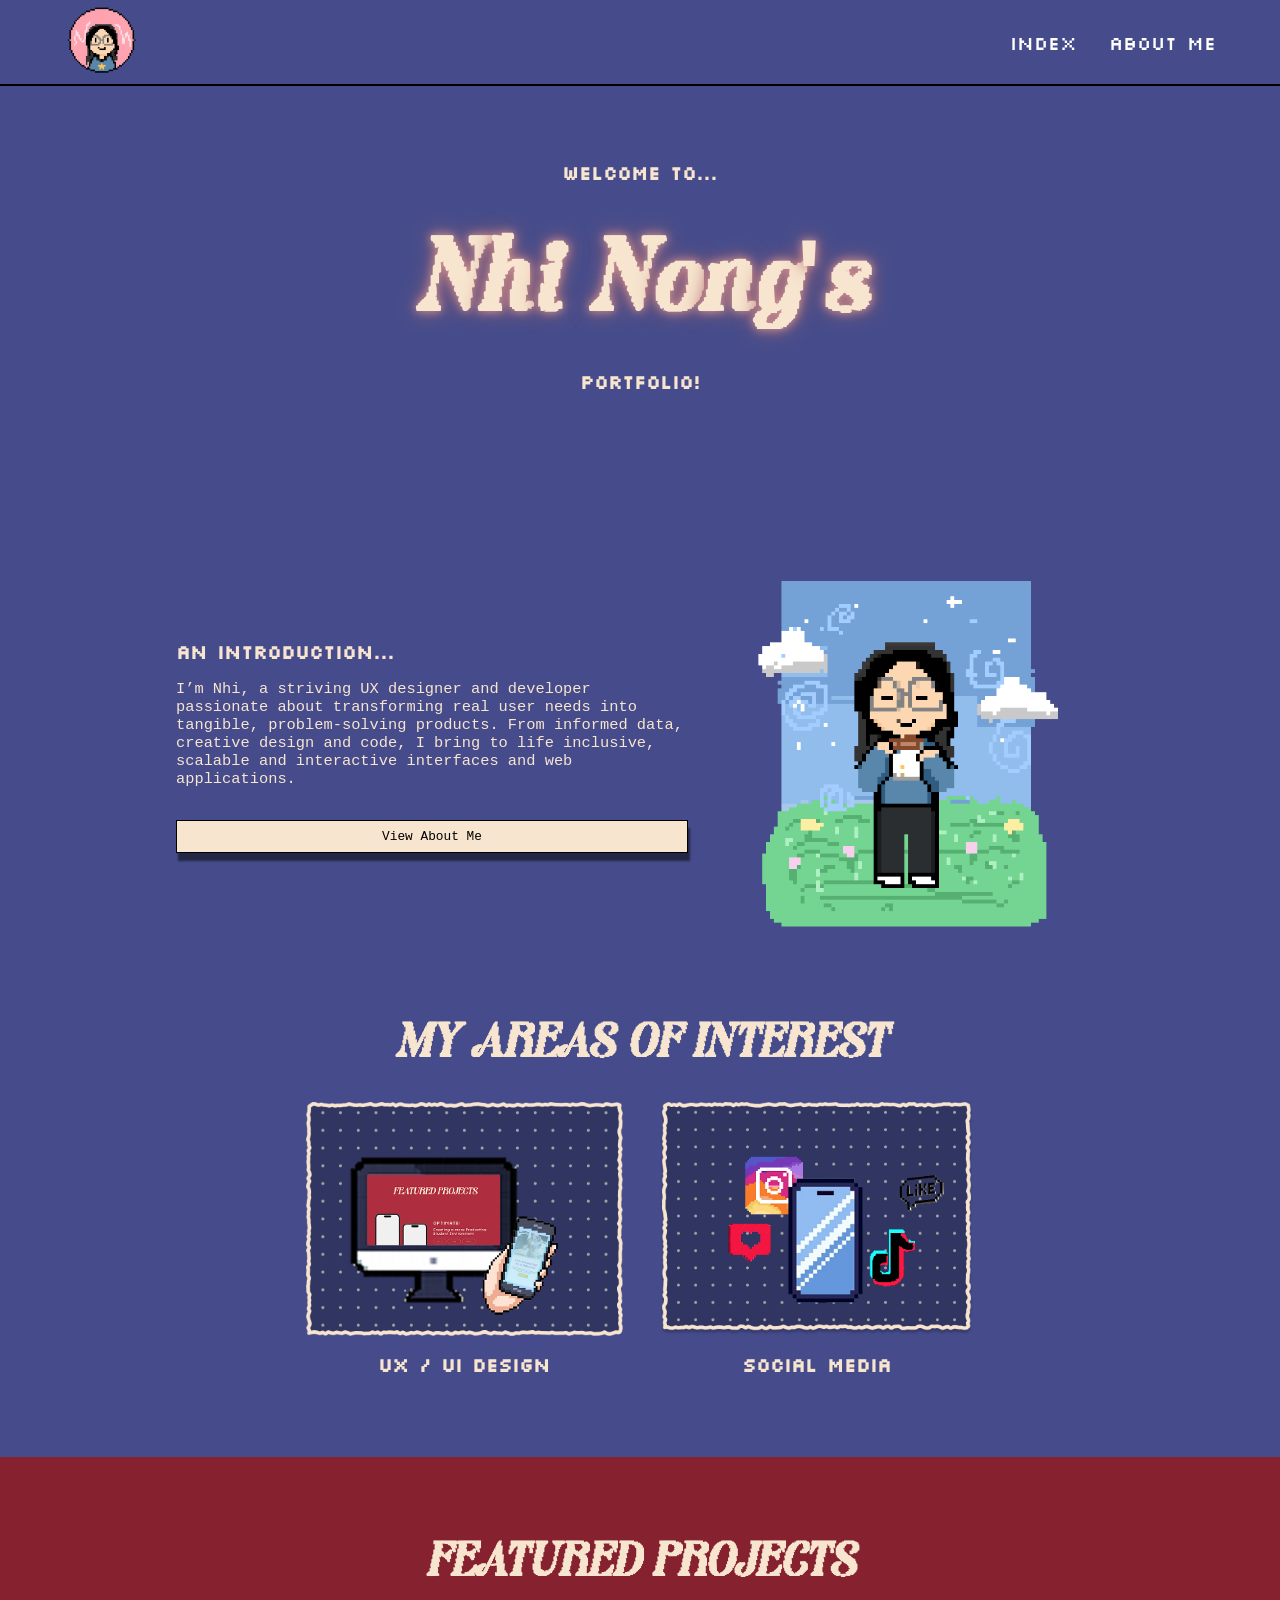
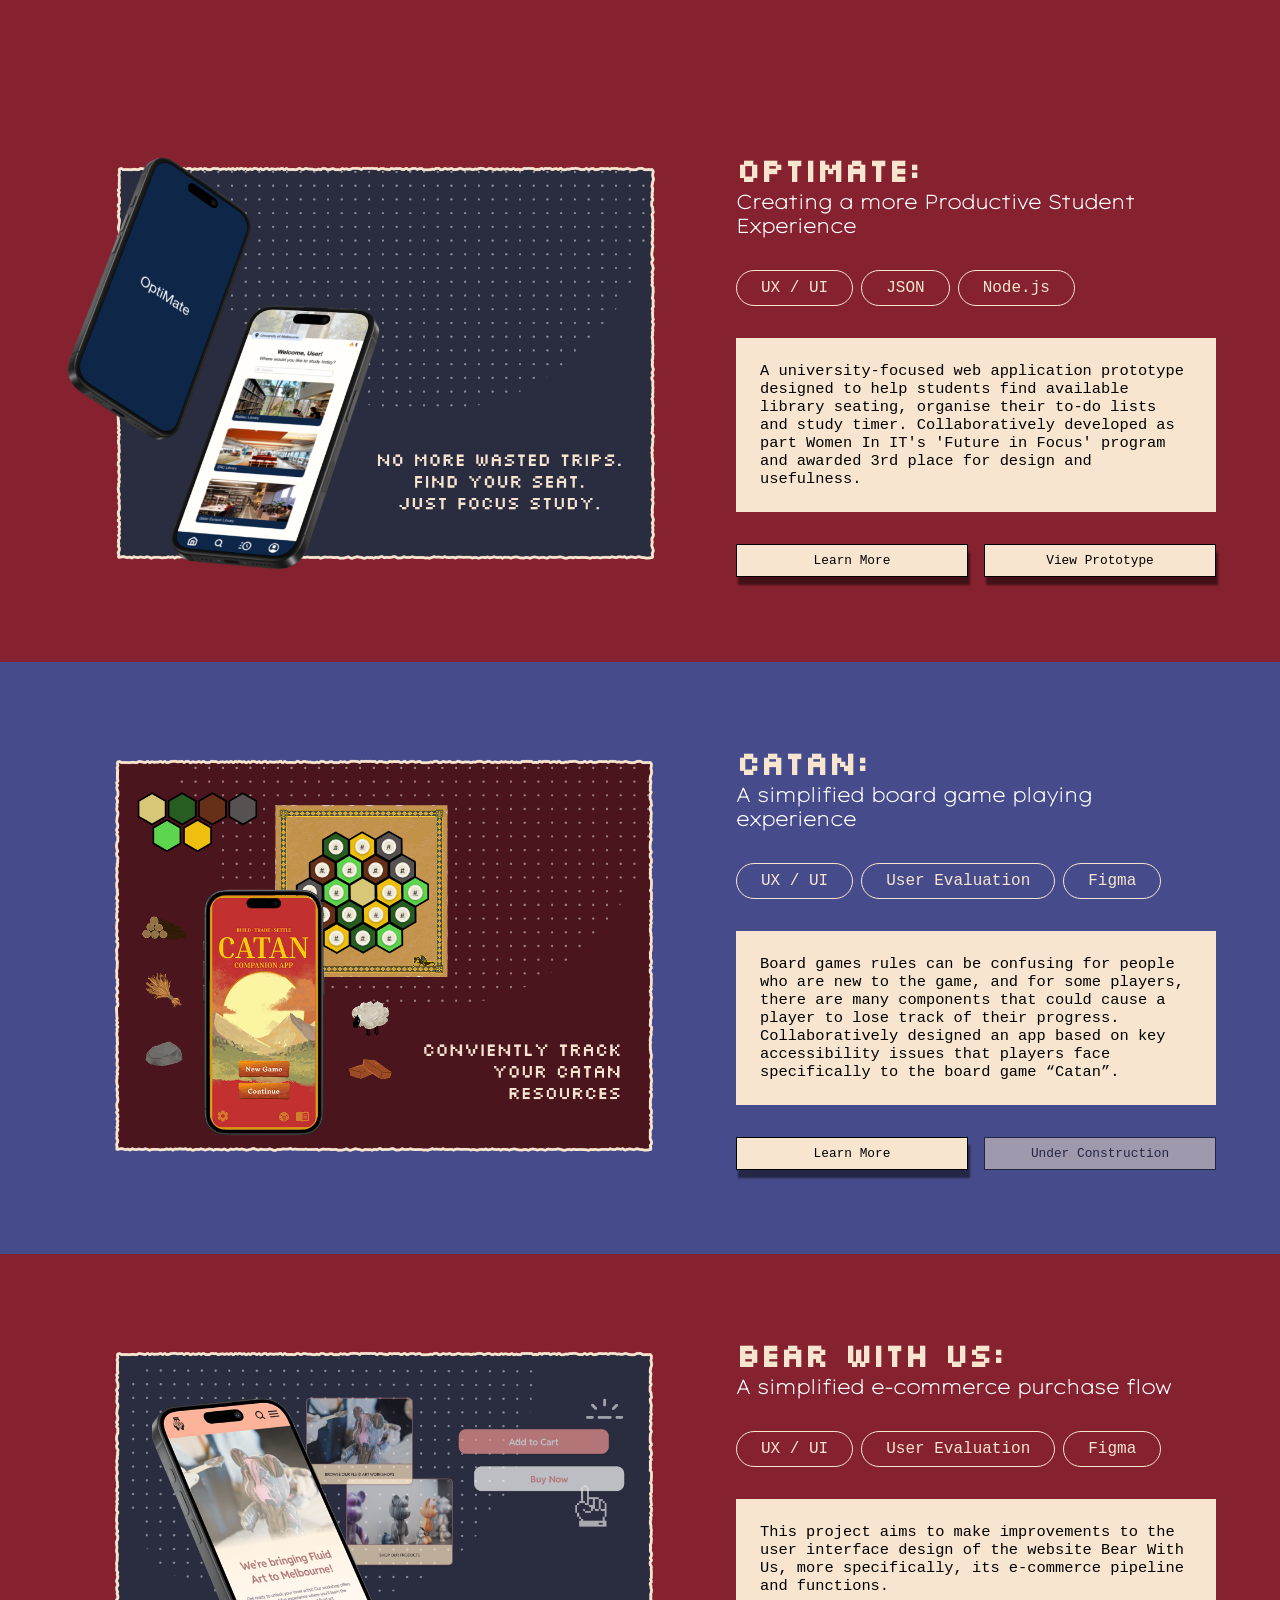
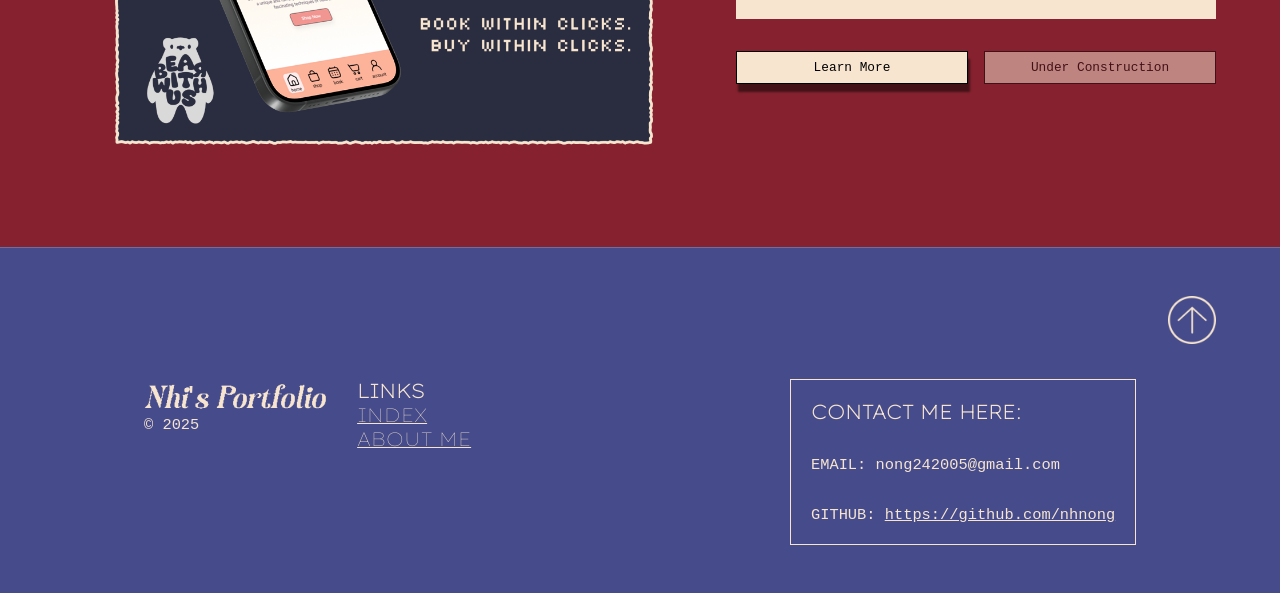
<file: index.html>
<!DOCTYPE html>
<html>

<head>
    <meta name="viewport" content="width=device-width, initial-scale=1" />
    <meta charset="utf-8" />
    <link rel="stylesheet" href="global.css" />
    <link rel="stylesheet" href="styles.css" />
    <title>Portfolio</title>
</head>

<body>
    <nav>
        <a href="index.html">
            <img src="img/asset-logo.png" alt="Logo" class="logo" id="nav-logo" />
        </a>
        <button class="nav-menu">
            <img src="img/asset-menu.png" alt="Menu" />
        </button>
        <ul class="nav-ul-links">
            <li><a class="font-silkscreen font-size-1-25rem" href="index.html">INDEX</a></li>
            <li><a class="font-silkscreen font-size-1-25rem" href="about-me.html">ABOUT ME</a></li>
        </ul>
    </nav>

    <section class="home1 flex-dir-col padding-top-10rem" id="home-top">
        <div class="home1-hero flex-dir-col justify-center">
            <h2 class="font-silkscreen font-size-1-25rem color-cream">welcome to...</h2>
            <h1 class="font-adevas-pixel color-cream" id="home1-div1-name">Nhi Nong's</h1>
            <h2 class="font-silkscreen font-size-1-25rem color-cream">portfolio!</h2>
        </div>
    </section>
    <section class="home-about flex-dir-media">
        <div class="flex-dir-col">
            <div class="flex-dir-col">
                <h2 class="font-silkscreen font-size-1-25rem color-cream" id="about-me">AN INTRODUCTION...</h2>
                <p class="font-size-1rem color-cream">
                    I’m Nhi, a striving UX designer and developer passionate about transforming real user needs into
                    tangible, problem-solving products. From informed data, creative design and code, I bring to life
                    inclusive, scalable and interactive interfaces and web applications.
                </p>
            </div>
            <button class="primary-button" onclick="window.open('about.html')">
                <p class="font-size-0-875rem">View About Me</p>
            </button>
        </div>
        <div class="img-background" id="home-about-gif"></div>
    </section>
    <section class="home-workareas flex-dir-col">
        <h1 class="font-adevas-pixel font-size-3rem color-cream">MY AREAS OF INTEREST</h1>
        <div class="workareas-container flex-dir-media">
            <div class="flex-dir-col">
                <div id="workareas-back1" class="workareas-back"></div>
                <h2 class="font-silkscreen font-size-1-25rem color-cream">UX / UI Design</h2>
            </div>
            <div class="flex-dir-col">
                <div id="workareas-back2" class="workareas-back"></div>
                <h2 class="font-silkscreen font-size-1-25rem color-cream">Social Media</h2>
            </div>
        </div>
    </section>

    <section class="home-heading-projects">
        <h1 class="font-adevas-pixel font-size-3rem color-cream">FEATURED PROJECTS</h1>
    </section>

    <section class="home-projects flex-dir-media" id="home-project1">
        <div class="home-project-phones flex-dir-row">
            <div>
                <img src="img/project1-preview.png">
            </div>
        </div>
        <div class="home-project-overview flex-dir-col">
            <div>
                <h2 class="font-silkscreen font-size-2rem color-cream">OPTIMATE:</h2>
                <h2 class="font-lexend-exa font-size-1-25rem color-white">Creating a more Productive Student Experience
                </h2>
            </div>
            <div class="home-project-overview-tags flex-dir-row">
                <button class="primary-tag">
                    <p>UX / UI</p>
                </button>
                <button class="primary-tag">
                    <p>JSON</p>
                </button>
                <button class="primary-tag">
                    <p>Node.js</p>
                </button>
            </div>
            <div class="home-project-overview-desc">
                <p class="font-roboto-mono font-size-1rem">
                    A university-focused web application prototype designed to help students find available library
                    seating, organise their to-do lists and study timer. Collaboratively developed as part Women In IT's
                    'Future in Focus' program and awarded 3rd place for design and usefulness.
                </p>
            </div>
            <div class="home-project-overview-buttons flex-dir-row">
                <button class="primary-button" onclick="window.open('projects/optimate.html')">
                    <p>Learn More</p>
                </button>
                <button class="primary-button" onclick="window.open('https\://withack.vercel.app', '_blank')">
                    <p>View Prototype</p>
                </button>
            </div>
        </div>
    </section>

    <section class="home-projects flex-dir-media" id="home-project2">
        <div class="home-project-phones flex-dir-row">
            <div>
                <img src="img/project2-preview.png">
            </div>
        </div>
        <div class="home-project-overview flex-dir-col">
            <div>
                <h2 class="font-silkscreen font-size-2rem color-cream">CATAN:</h2>
                <h2 class="font-lexend-exa font-size-1-25rem color-white">A simplified board game
                    playing experience
                </h2>
            </div>
            <div class="home-project-overview-tags flex-dir-row">
                <button class="primary-tag">
                    <p>UX / UI</p>
                </button>
                <button class="primary-tag">
                    <p>User Evaluation</p>
                </button>
                <button class="primary-tag">
                    <p>Figma</p>
                </button>
            </div>
            <div class="home-project-overview-desc">
                <p class="font-roboto-mono font-size-1rem">
                    Board games rules can be confusing for people who are new to the game, and for some players, there
                    are many components that could cause a player to lose track of their progress. Collaboratively
                    designed an app based on key accessibility issues that players face specifically to the board game
                    “Catan”.
                </p>
            </div>
            <div class="home-project-overview-buttons flex-dir-row">
                <button class="primary-button" onclick="window.open('projects/catan.html')">
                    <p>Learn More</p>
                </button>
                <button class="primary-button" disabled>
                    <p>Under Construction</p>
                </button>
            </div>
        </div>
    </section>

    <section class="home-projects flex-dir-media" id="home-project3">
        <div class="home-project-phones flex-dir-row">
            <div>
                <img src="img/project3-preview.png">
            </div>
        </div>
        <div class="home-project-overview flex-dir-col">
            <div>
                <h2 class="font-silkscreen font-size-2rem color-cream">BEAR WITH US:</h2>
                <h2 class="font-lexend-exa font-size-1-25rem color-white">A simplified e-commerce
                    purchase flow
                </h2>
            </div>
            <div class="home-project-overview-tags flex-dir-row">
                <button class="primary-tag">
                    <p>UX / UI</p>
                </button>
                <button class="primary-tag">
                    <p>User Evaluation</p>
                </button>
                <button class="primary-tag">
                    <p>Figma</p>
                </button>
            </div>
            <div class="home-project-overview-desc">
                <p class="font-roboto-mono font-size-1rem">
                    This project aims to make improvements to the user interface design of the website Bear With Us,
                    more specifically, its e-commerce pipeline and functions.
                </p>
            </div>
            <div class="home-project-overview-buttons flex-dir-row">
                <button class="primary-button" onclick="window.open('projects/bearwithus.html')">
                    <p>Learn More</p>
                </button>
                <button class="primary-button" disabled>
                    <p>Under Construction</p>
                </button>
            </div>
        </div>
    </section>
    <footer>
        <div class="footer-div2">
            <button onclick="window.location.href='#home-top'">
                <img src="img/footer-arrow.png">
            </button>
        </div>
        <div class="footer-div1 flex-dir-media">
            <div class="flex-dir-row">
                <div>
                    <p class="font-adevas-pixel color-cream font-size-2rem">Nhi's Portfolio</p>
                    <p class="font-roboto-mono font-size-1rem color-cream">© 2025</p>
                </div>
                <div>
                    <h2 class="font-lexend-exa font-size-1-25rem color-cream">LINKS</h2>
                    <ul>
                        <li><a class="font-lexend-exa font-size-1-25rem color-cream" href="#home-top">INDEX</a></li>
                        <li><a class="font-lexend-exa font-size-1-25rem color-cream" href="about.html">ABOUT ME</a></li>
                    </ul>
                </div>
            </div>

            <div class="footer-div1-div2 flex-dir-col">
                <h2 class="font-lexend-exa font-size-1-25rem color-cream">CONTACT ME HERE:</h2>
                <p class="font-roboto-mono font-size-1rem color-cream">EMAIL: <a>nong242005@gmail.com</a></p>
                <p class="font-roboto-mono font-size-1rem color-cream">GITHUB: <a href="https://github.com/nhnong"
                        class="color-cream">https://github.com/nhnong</a></p>
            </div>
        </div>
    </footer>
    <script src="js/script.js"></script>
</body>

</html>
</file>
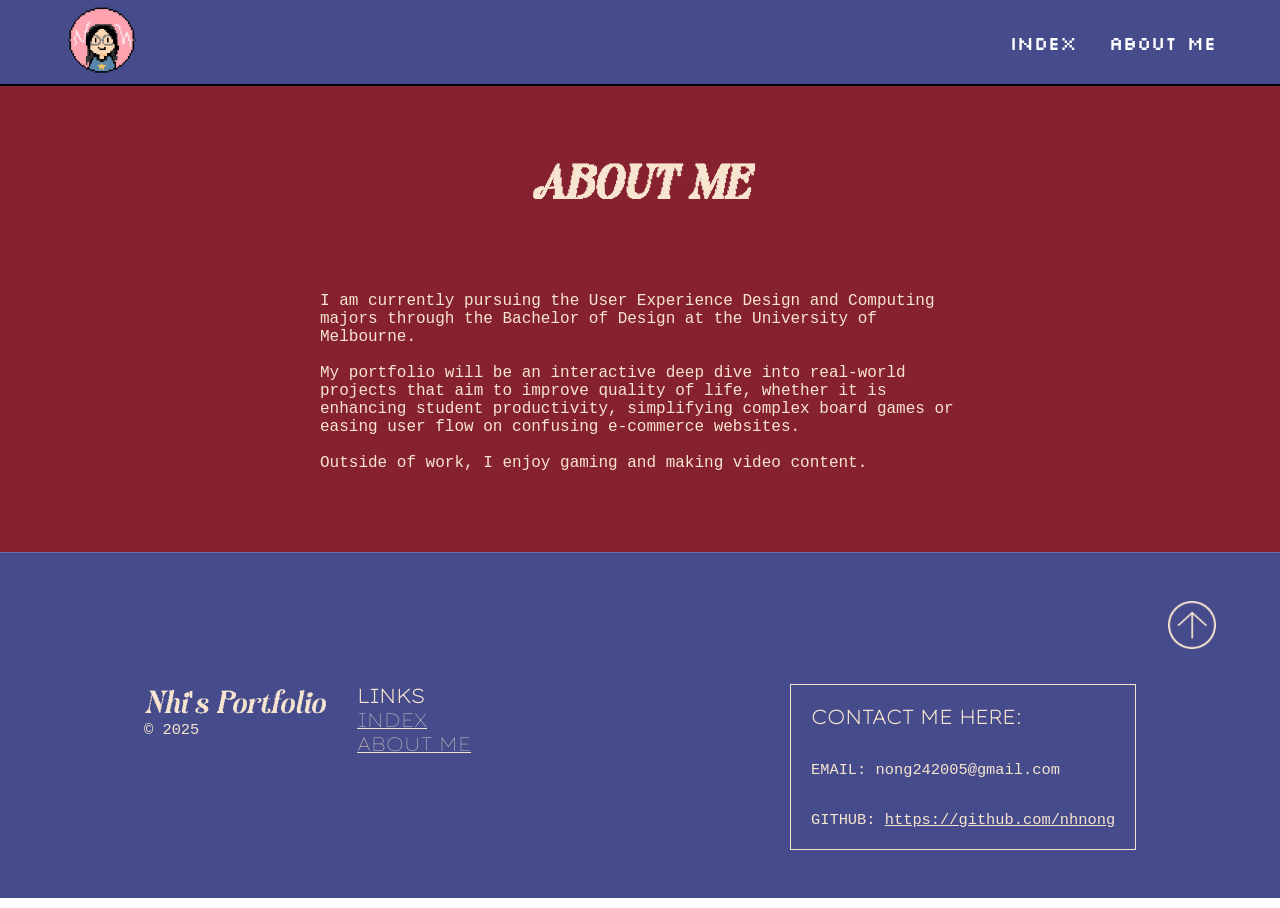
<file: about.html>
<!DOCTYPE html>
<html lang="en">

<head>
    <meta name="viewport" content="width=device-width, initial-scale=1" />
    <meta charset="utf-8" />
    <link rel="stylesheet" href="global.css" />
    <link rel="stylesheet" href="styles.css" />
    <title>Portfolio</title>
</head>

<body>
    <nav>
        <a href="index.html">
            <img src="img/asset-logo.png" alt="Logo" class="logo" id="nav-logo" />
        </a>
        <button class="nav-menu">
            <img src="img/asset-menu.png" alt="Menu" />
        </button>
        <ul class="nav-ul-links">
            <li><a class="font-silkscreen font-size-1-25rem" href="index.html">INDEX</a></li>
            <li><a class="font-silkscreen font-size-1-25rem" href="about-me.html">ABOUT ME</a></li>
        </ul>
    </nav>
    <section style="padding-bottom: 0;"class="home-heading-projects padding-top-10rem">
        <h1 class="font-adevas-pixel font-size-3rem color-cream">ABOUT ME</h1>
    </section>
    <section class="back-red flex-dir-col justify-center align-center">
        <div style="width: 50vw;" class="flex-dir-col expand-width-80vw justify-center">
            <p class="color-cream">
            I am currently pursuing the User Experience Design and Computing majors through the Bachelor of Design at
            the University of Melbourne. 
            <br /><br />
            My portfolio will be an interactive deep dive into real-world projects that aim to improve quality of life,
            whether it is enhancing student productivity, simplifying complex board games or easing user flow on
            confusing e-commerce websites.
            <br /><br />
            Outside of work, I enjoy gaming and making video content.
        </p>
        </div>

    </section>

     <footer>
        <div class="footer-div2">
            <button onclick="window.location.href='#home-top'">
                <img src="img/footer-arrow.png">
            </button>
        </div>
        <div class="footer-div1 flex-dir-media">
            <div class="flex-dir-row">
                <div>
                    <p class="font-adevas-pixel color-cream font-size-2rem">Nhi's Portfolio</p>
                    <p class="font-roboto-mono font-size-1rem color-cream">© 2025</p>
                </div>
                <div>
                    <h2 class="font-lexend-exa font-size-1-25rem color-cream">LINKS</h2>
                    <ul>
                        <li><a class="font-lexend-exa font-size-1-25rem color-cream" href="index.html">INDEX</a></li>
                        <li><a class="font-lexend-exa font-size-1-25rem color-cream" href="about.html">ABOUT ME</a></li>
                    </ul>
                </div>
            </div>

            <div class="footer-div1-div2 flex-dir-col">
                <h2 class="font-lexend-exa font-size-1-25rem color-cream">CONTACT ME HERE:</h2>
                <p class="font-roboto-mono font-size-1rem color-cream">EMAIL: <a>nong242005@gmail.com</a></p>
                <p class="font-roboto-mono font-size-1rem color-cream">GITHUB: <a href="https://github.com/nhnong"
                        class="color-cream">https://github.com/nhnong</a></p>
            </div>
        </div>
    </footer>
    <script src="js/script.js"></script>
</body>

</html>
</file>
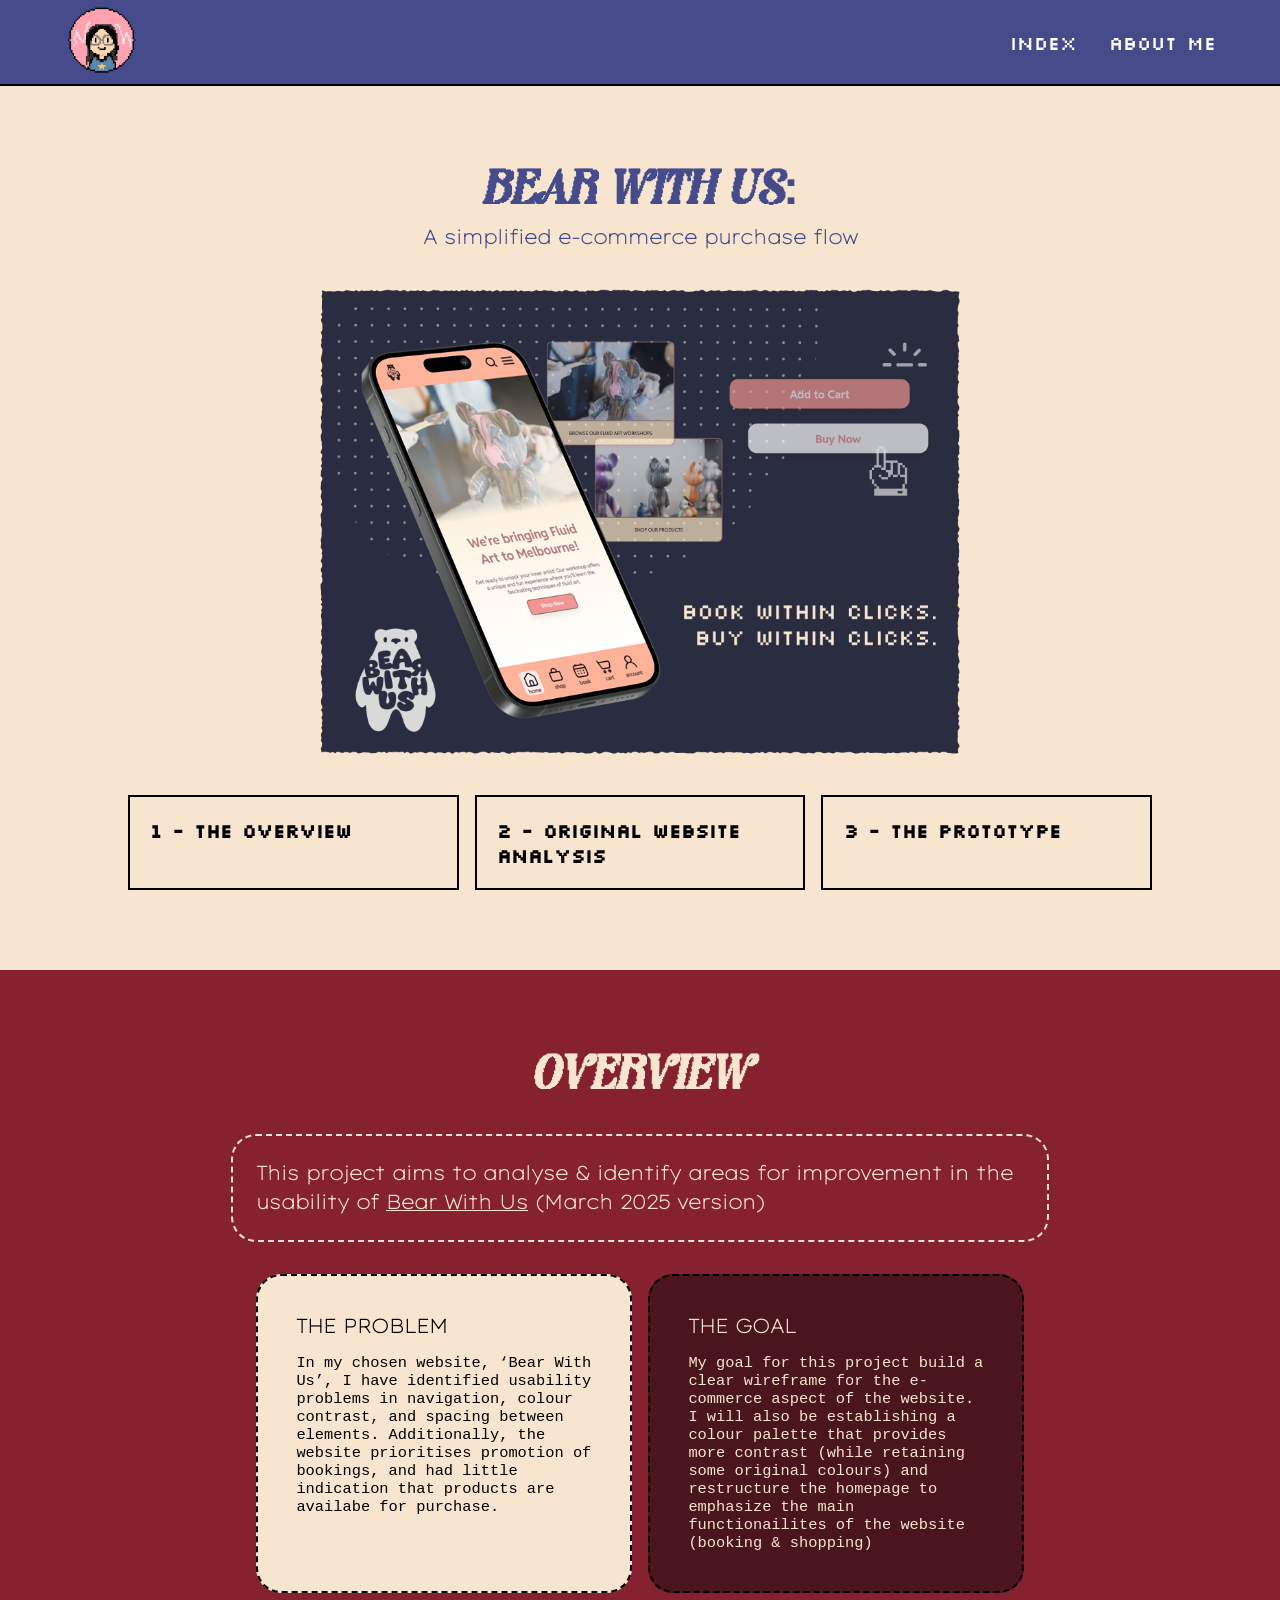
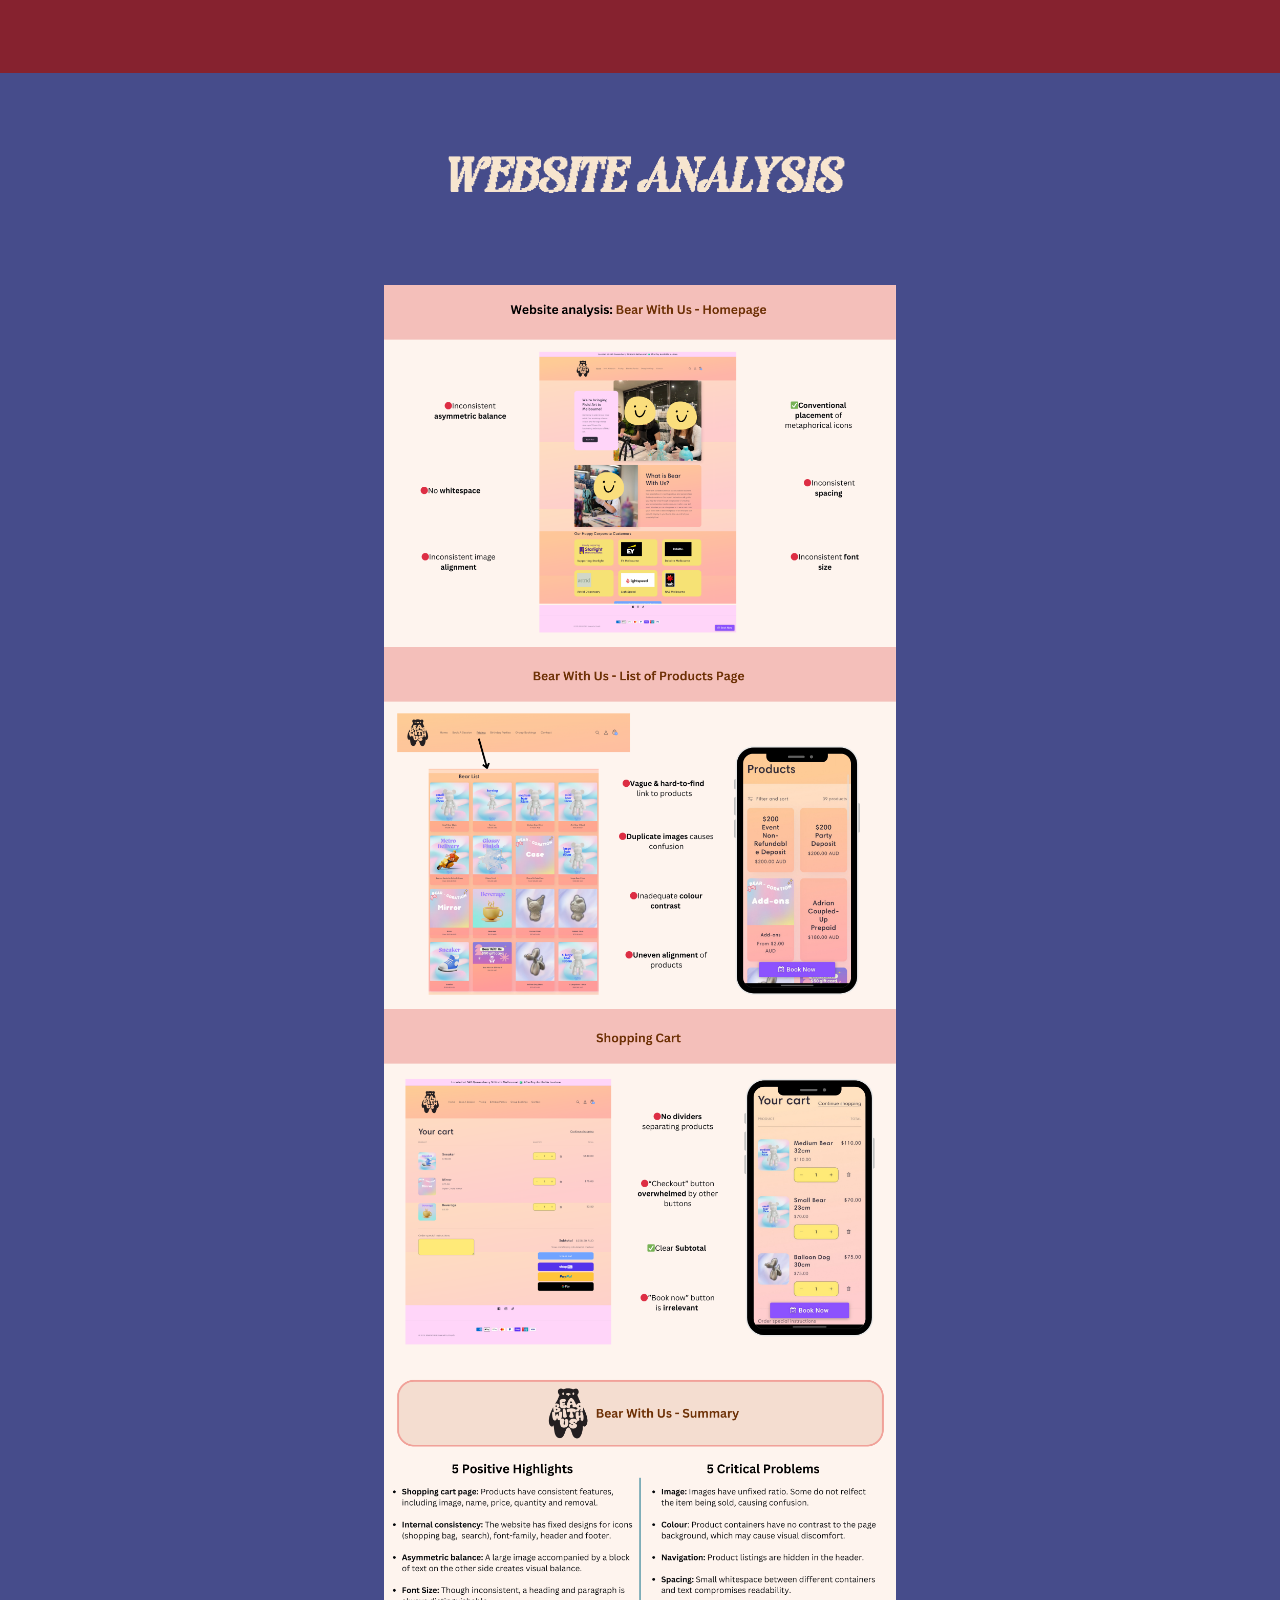
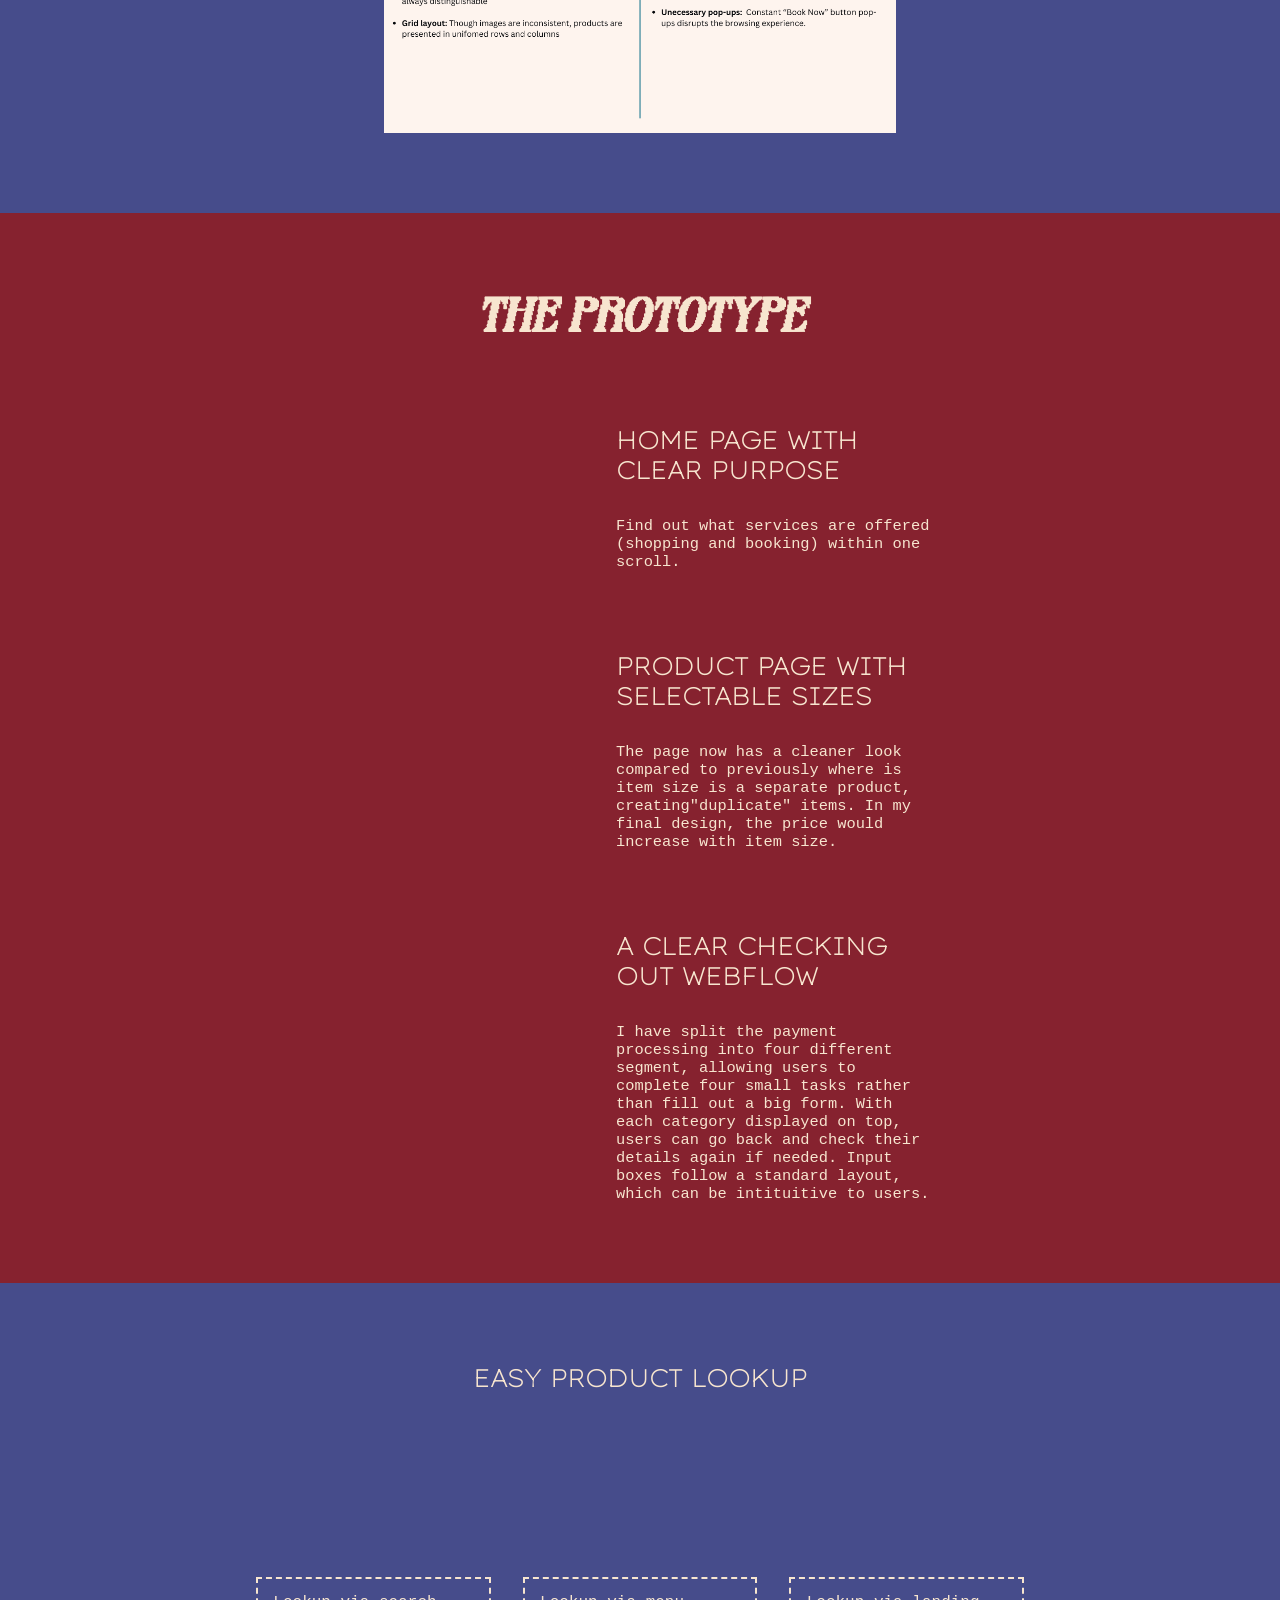
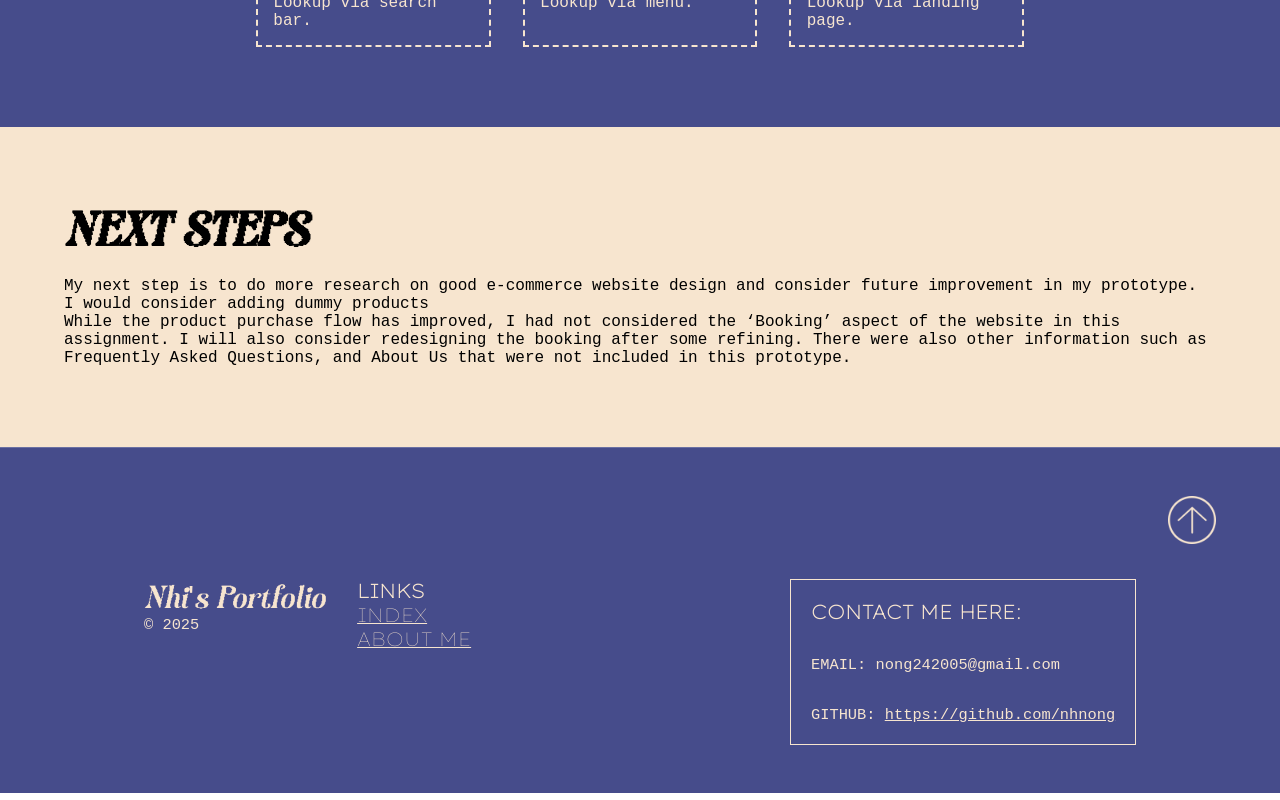
<file: projects/bearwithus.html>
<!DOCTYPE html>
<html lang="en">

<head>
    <meta name="viewport" content="width=device-width, initial-scale=1" />
    <meta charset="utf-8" />
    <link rel="stylesheet" href="../global.css" />
    <link rel="stylesheet" href="../styles.css" />
    <title>Portfolio</title>
</head>

<body>
    <nav>
        <a href="../index.html">
            <img src="../img/asset-logo.png" alt="Logo" class="logo" id="nav-logo" />
        </a>
        <button class="nav-menu">
            <img src="../img/asset-menu.png" alt="Menu" />
        </button>
        <ul class="nav-ul-links">
            <li><a class="font-silkscreen font-size-1-25rem" href="../index.html">INDEX</a></li>
            <li><a class="font-silkscreen font-size-1-25rem" href="../about.html">ABOUT ME</a></li>
        </ul>
    </nav>

    <section class="project-vid back-cream flex-dir-col padding-top-10rem">
        <div class="project-title flex-dir-col expand-width-80vw">
            <h1 class="font-adevas-pixel font-size-3rem color-purple">BEAR WITH US:</h1>
            <h2 class="font-lexend-exa font-size-1-25rem color-purple">A simplified e-commerce purchase flow
        </div>
        <div class="project-hero flex-dir-col expand-width-80vw">
            <img src="../img/project3-preview.png">
        </div>
        <div class="content-table flex-dir-media">
            <div>
                <h2 class="font-silkscreen color-black font-size-1-25rem">1 - The Overview</h2>
            </div>
            <div>
                <h2 class="font-silkscreen color-black font-size-1-25rem">2 - Original Website Analysis</h2>
            </div>
            <div>
                <h2 class="font-silkscreen color-black font-size-1-25rem">3 - The Prototype</h2>
            </div>
        </div>

    </section>

    <section class="project-inspo flex-dir-col justify-center">
        <h1 class="font-adevas-pixel font-size-3rem color-cream">OVERVIEW</h1>
        <div class="project-inspo-text-extra expand-width-80vw">
            <h2 class="font-lexend-exa font-size-1-25rem color-cream">This project aims to analyse & identify areas for
                improvement in the usability of <u><a
                        href="https://www.bearwithus.melbourne/?srsltid=AfmBOooPqU9UUpde9AVeQKNXPh5F4L4B2_KAFZIq1ic9Ij_QBM7bQFR9"
                        class="color-cream">Bear With Us</a></u> (March 2025 version)</h2>
        </div>
        </div>
        <div class="project-inspo-text expand-width-80vw flex-dir-media">
            <div class="back-cream">
                <h2 class="font-lexend-exa font-size-1-25rem">THE PROBLEM</h2>
                <p class="font-roboto-mono font-size-1rem">In my chosen website, ‘Bear With Us’, I have identified
                    usability problems in navigation, colour contrast, and spacing between elements. Additionally, the
                    website prioritises promotion of bookings, and had little indication that products are availabe for
                    purchase.
                </p>
            </div>
            <div class="back-dark-red">
                <h2 class="font-lexend-exa font-size-1-25rem color-cream">THE GOAL</h2>
                <p class="font-roboto-mono font-size-1rem color-cream">My goal for this project build a clear wireframe
                    for the e-commerce aspect of the website. I will also be establishing a colour palette that provides
                    more contrast (while retaining some original colours) and restructure the homepage to emphasize the
                    main functionailites of the website (booking & shopping) </p>
            </div>
        </div>
    </section>
    <section class="back-purple justify-center">
        <h1 class="font-adevas-pixel font-size-3rem color-cream">WEBSITE ANALYSIS</h1>
    </section>
    <section class="back-purple justify-center flex-dir-col align-center" style="padding-top: 0;">
        <div class="project-dev-bear flex-dir-col expand-width-80vw">
            <img src="../img/project3-analysis-home.png">
        </div>
                <div class="project-dev-bear flex-dir-col expand-width-80vw">
            <img src="../img/project3-analysis-product.png">
        </div>
                <div class="project-dev-bear flex-dir-col expand-width-80vw">
            <img src="../img/project3-analysis-cart.png">
        </div>
                <div class="project-dev-bear flex-dir-col expand-width-80vw">
            <img src="../img/project3-analysis-sum.png">
        </div>
    </section>
    <section class="back-red justify-center">
        <h1 class="font-adevas-pixel font-size-3rem color-cream">THE PROTOTYPE</h1>
    </section>
    <section class="project-demo back-red flex-dir-media">
        <video autoplay loop muted playsinline class="figma-demo">
            <source src="../mp4/project3-home.mp4" type="video/mp4">
        </video>
        <div class="demo-text flex-dir-col">
            <h2 class="font-lexend-exa font-size-1-25 color-cream">HOME PAGE WITH CLEAR PURPOSE</h2>
            <p class="font-roboto-mono font-size-1rem color-cream">Find out what services are offered (shopping and
                booking) within one scroll. </p>
        </div>
    </section>
    <section class="project-demo back-red flex-dir-media">
        <video autoplay loop muted playsinline class="figma-demo">
            <source src="../mp4/project3-add-item.mp4" type="video/mp4">
        </video>
        <div class="demo-text flex-dir-col">
            <h2 class="font-lexend-exa font-size-1-25 color-cream">PRODUCT PAGE WITH SELECTABLE SIZES</h2>
            <p class="font-roboto-mono font-size-1rem color-cream">The page now has a cleaner look
                compared to previously where is item size is a separate product, creating"duplicate" items.
                In my final design, the price would increase with item size.</p>
        </div>
    </section>
    <section class="project-demo back-red flex-dir-media">
        <video autoplay loop muted playsinline class="figma-demo">
            <source src="../mp4/project3-checkout.mp4" type="video/mp4">
        </video>
        <div class="demo-text flex-dir-col">
            <h2 class="font-lexend-exa font-size-1-25 color-cream">A CLEAR CHECKING OUT WEBFLOW</h2>
            <p class="font-roboto-mono font-size-1rem color-cream">I have split the payment processing into four
                different segment, allowing users to complete four small tasks rather than fill out a big form. With
                each category displayed on top, users can go back and check their details again if needed. Input boxes
                follow a standard layout, which can be intituitive to users.
            </p>
    </section>
    <section class="project-demo-extra flex-dir-col back-purple">
        <h2 class="font-lexend-exa font-size-1-25 color-cream">EASY PRODUCT LOOKUP</h2>
        <div class="project-hero flex-dir-row expand-width-80vw justify-center">
            <video autoplay loop muted playsinline class="figma-demo">
                <source src="../mp4/project3-search.mp4" type="video/mp4">
            </video>
            <video autoplay loop muted playsinline class="figma-demo">
                <source src="../mp4/project3-menu.mp4" type="video/mp4">
            </video>
            <video autoplay loop muted playsinline class="figma-demo">
                <source src="../mp4/project3-shopnow.mp4" type="video/mp4">
            </video>
        </div>
        <div class="demo-extra flex-dir-media expand-width-80vw">
            <div>
                <p>Lookup via search bar. </p>
            </div>
            <div>
                <p>Lookup via menu.</p>
            </div>
            <div>
                <p>Lookup via landing page.</p>
            </div>
        </div>
    </section>
    <section class="back-cream flex-dir-col">
        <h1 class="font-adevas-pixel font-size-3rem color-black">NEXT STEPS</h1>
        <br />
        <p>My next step is to do more research on good e-commerce website design and consider future improvement in my
            prototype. I would consider adding dummy products </p>
        <p>
            While the product purchase flow has improved, I had not considered the ‘Booking’ aspect of the website in
            this assignment. I will also consider redesigning the booking after some refining.

            There were also other information such as Frequently Asked Questions, and About Us that were not included in
            this prototype.
        </p>
    </section>
   <footer>
        <div class="footer-div2">
            <button onclick="window.location.href='#home-top'">
                <img src="../img/footer-arrow.png">
            </button>
        </div>
        <div class="footer-div1 flex-dir-media">
            <div class="flex-dir-row">
                <div>
                    <p class="font-adevas-pixel color-cream font-size-2rem">Nhi's Portfolio</p>
                    <p class="font-roboto-mono font-size-1rem color-cream">© 2025</p>
                </div>
                <div>
                    <h2 class="font-lexend-exa font-size-1-25rem color-cream">LINKS</h2>
                    <ul>
                        <li><a class="font-lexend-exa font-size-1-25rem color-cream" href="../index.html">INDEX</a></li>
                        <li><a class="font-lexend-exa font-size-1-25rem color-cream" href="../about.html">ABOUT ME</a></li>
                    </ul>
                </div>
            </div>

            <div class="footer-div1-div2 flex-dir-col">
                <h2 class="font-lexend-exa font-size-1-25rem color-cream">CONTACT ME HERE:</h2>
                <p class="font-roboto-mono font-size-1rem color-cream">EMAIL: <a>nong242005@gmail.com</a></p>
                <p class="font-roboto-mono font-size-1rem color-cream">GITHUB: <a href="https://github.com/nhnong"
                        class="color-cream">https://github.com/nhnong</a></p>
            </div>
        </div>
    </footer>
    <script src="../js/script.js"></script>
</body>

</html>
</file>
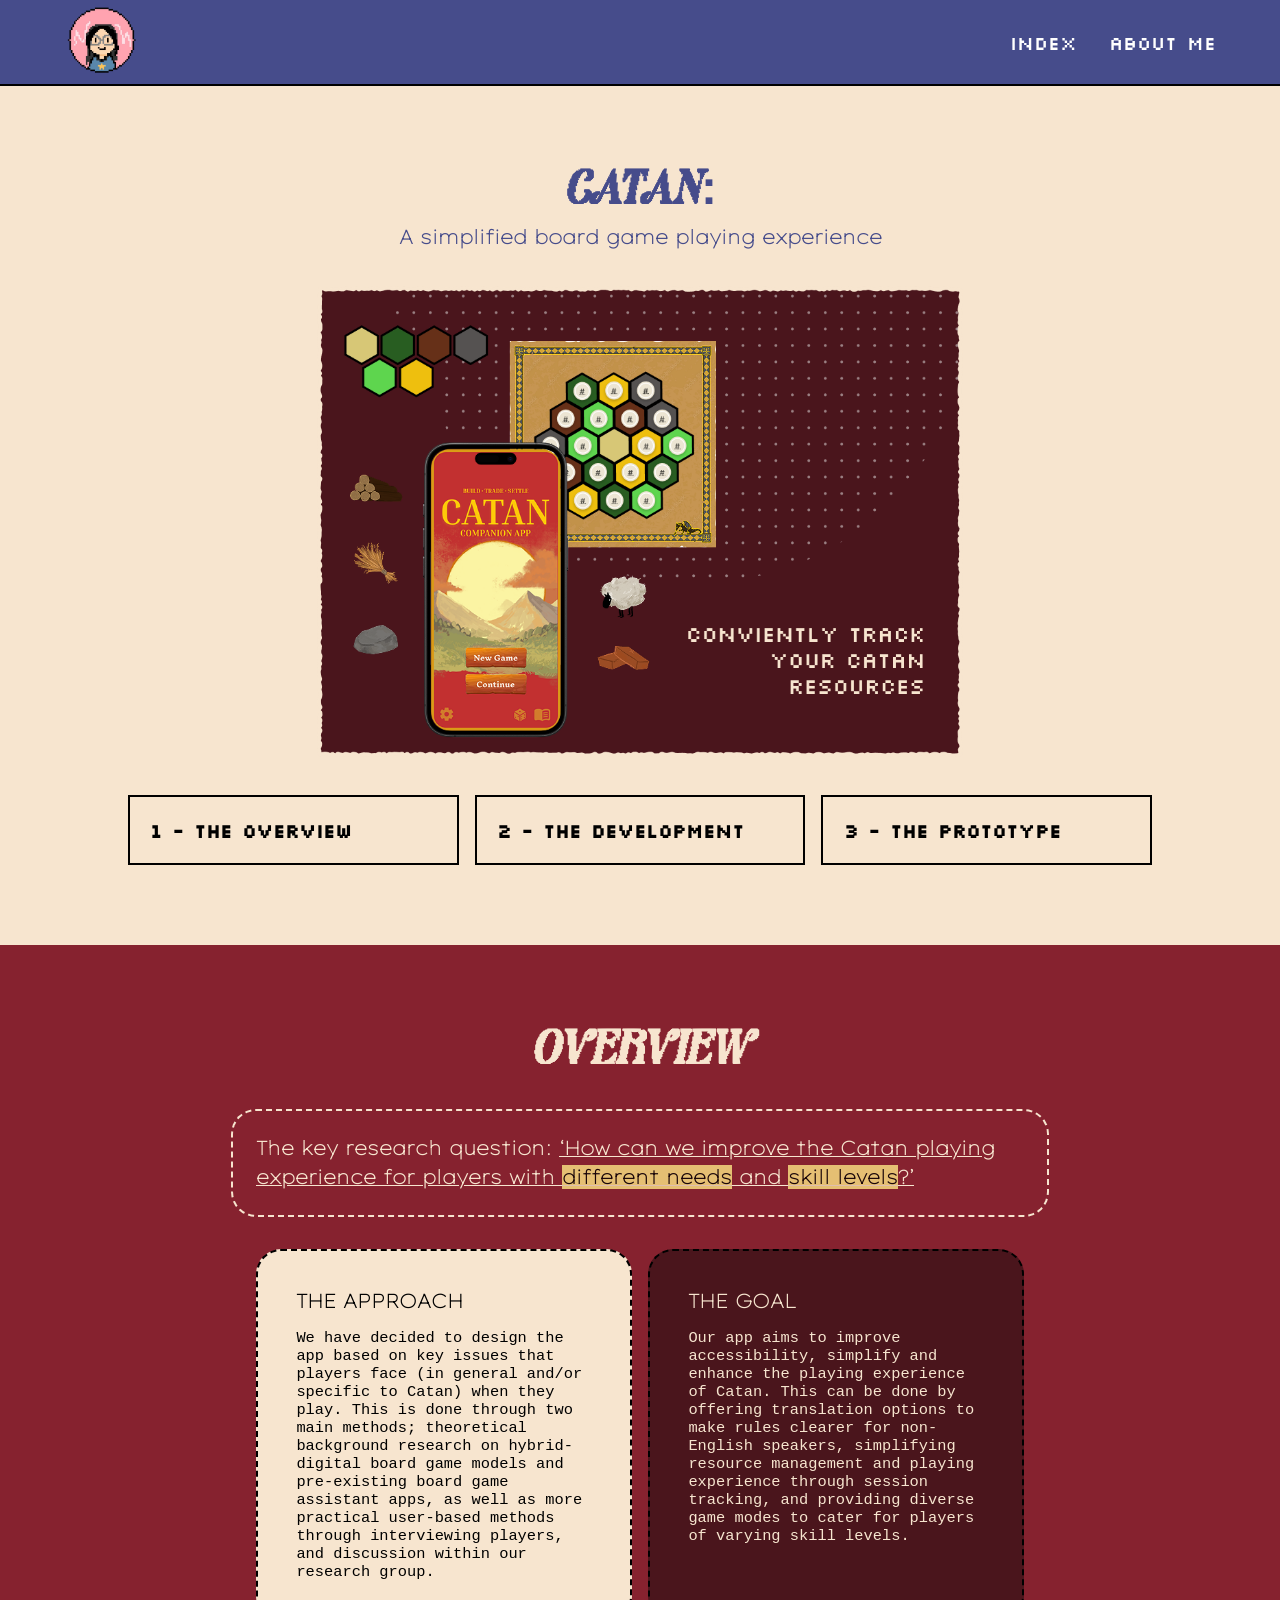
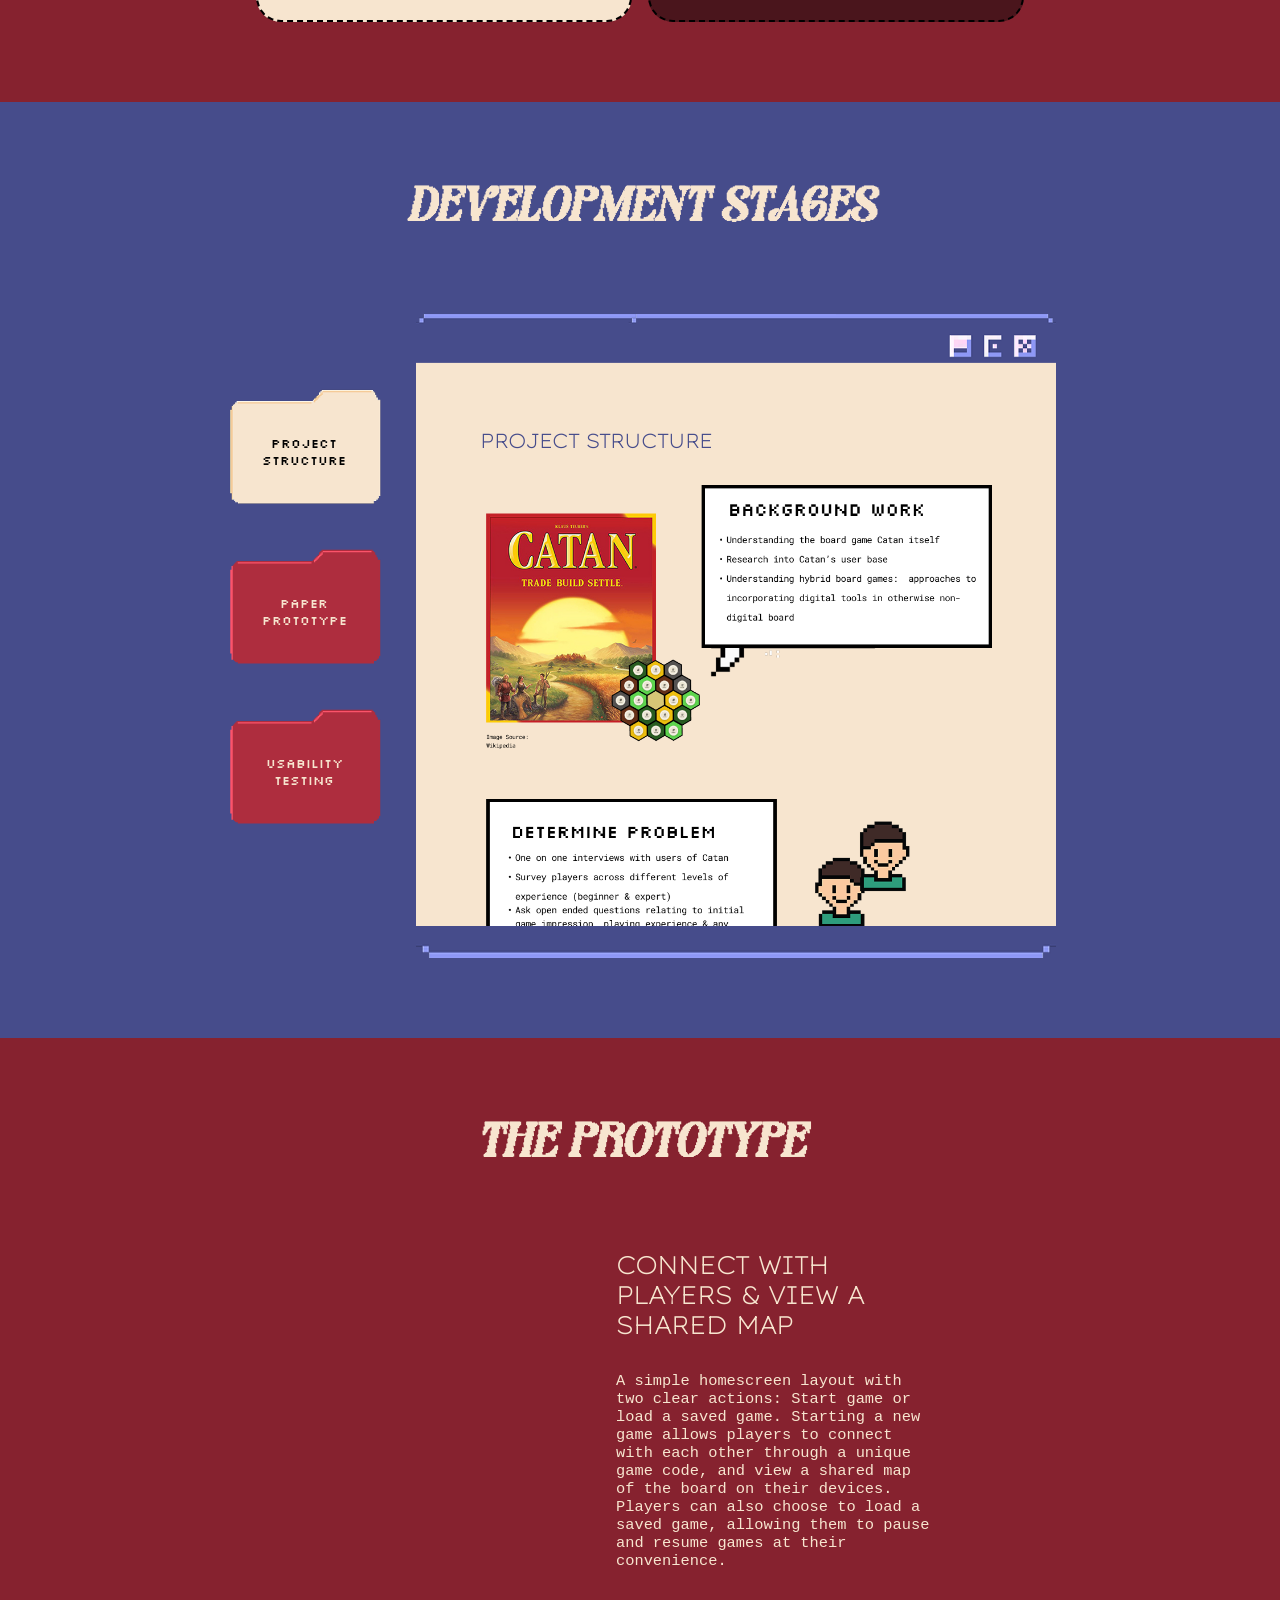
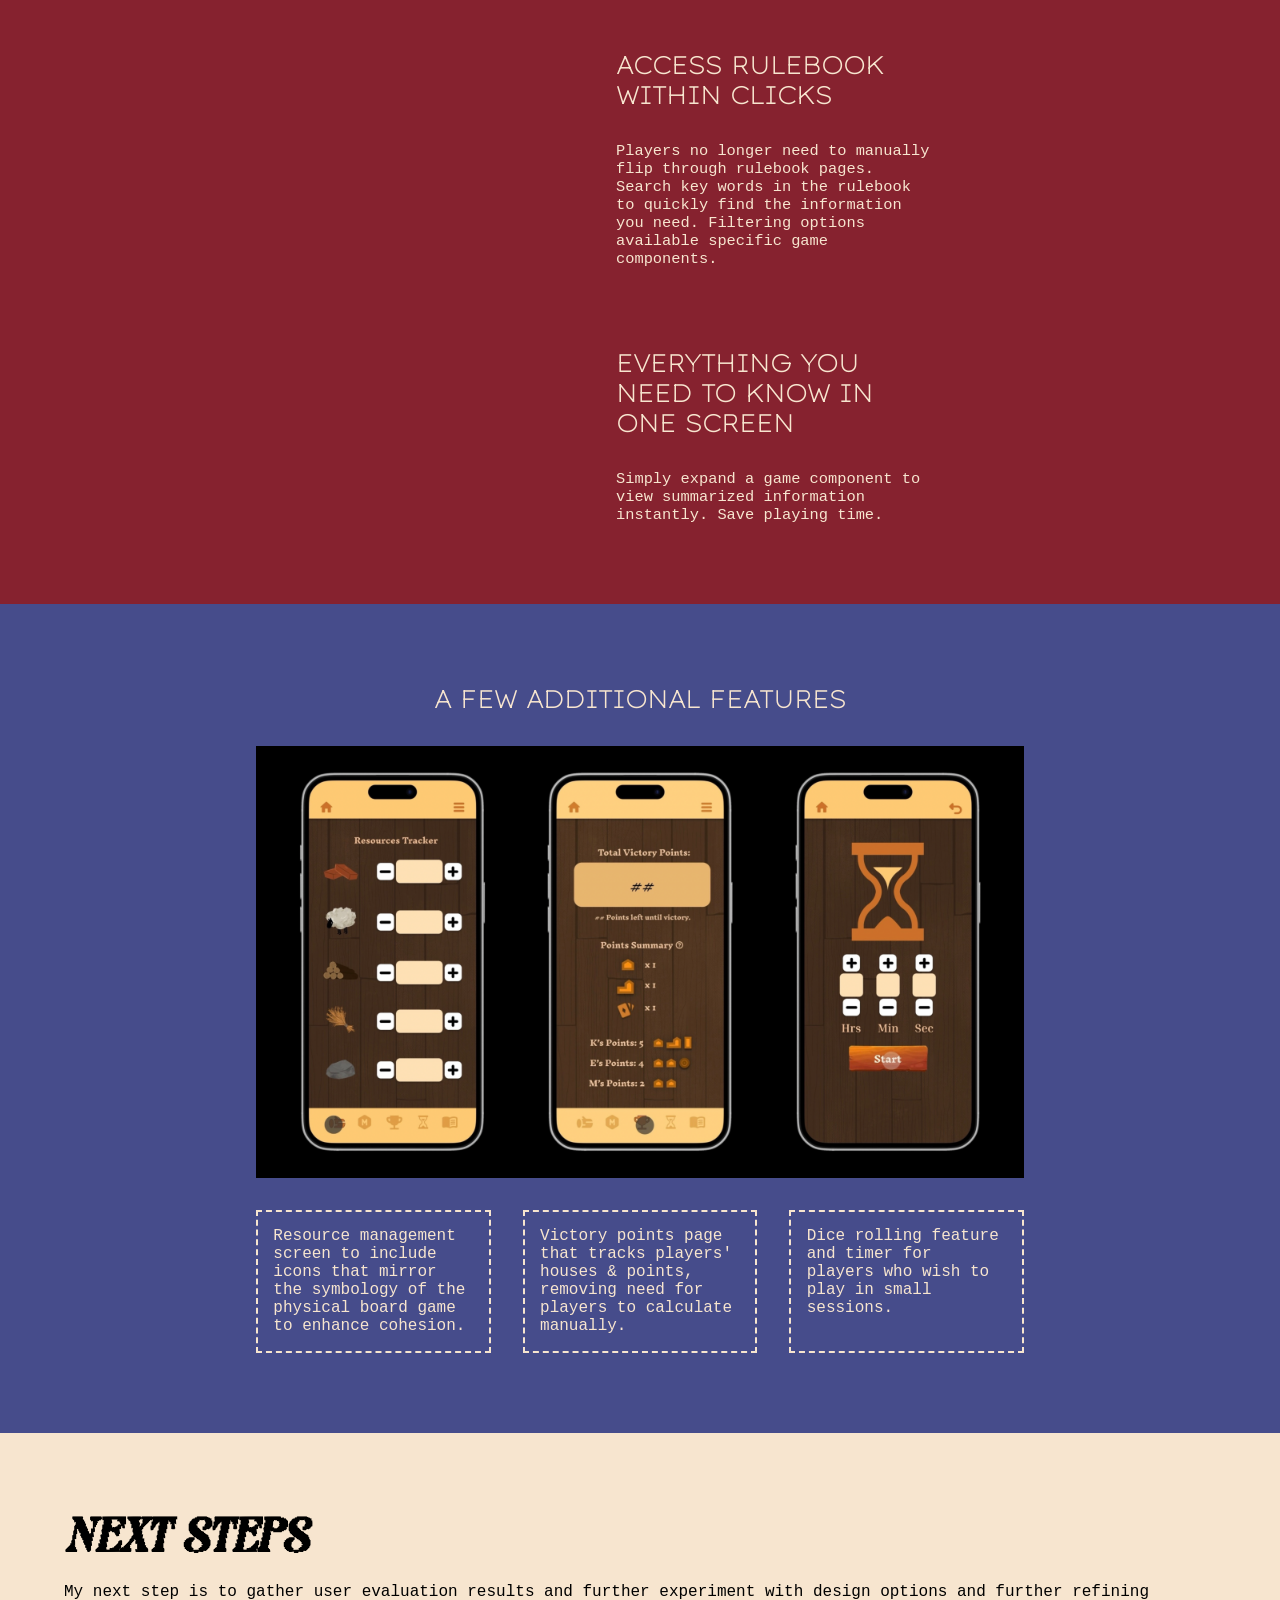
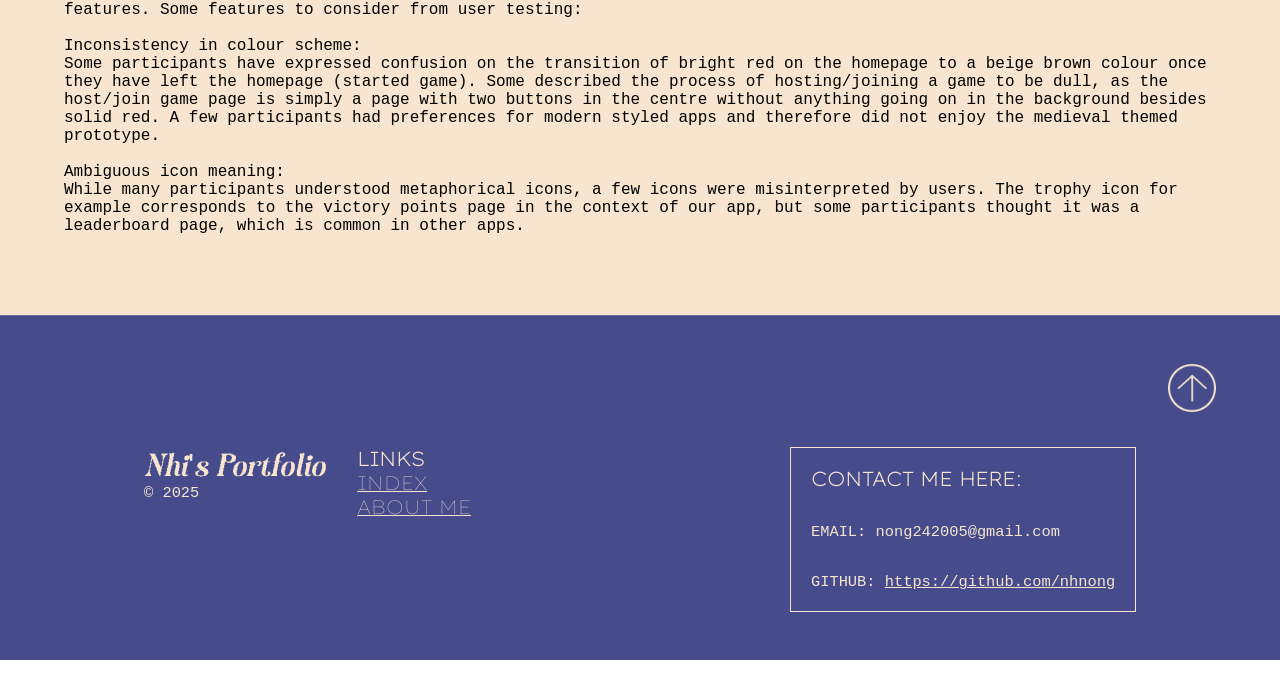
<file: projects/catan.html>
<!DOCTYPE html>
<html lang="en">

<head>
    <meta name="viewport" content="width=device-width, initial-scale=1" />
    <meta charset="utf-8" />
    <link rel="stylesheet" href="../global.css" />
    <link rel="stylesheet" href="../styles.css" />
    <title>Portfolio</title>
</head>

<body>
    <nav>
        <a href="../index.html">
            <img src="../img/asset-logo.png" alt="Logo" class="logo" id="nav-logo" />
        </a>
        <button class="nav-menu">
            <img src="../img/asset-menu.png" alt="Menu" />
        </button>
        <ul class="nav-ul-links">
            <li><a class="font-silkscreen font-size-1-25rem" href="../index.html">INDEX</a></li>
            <li><a class="font-silkscreen font-size-1-25rem" href="../about.html">ABOUT ME</a></li>
        </ul>
    </nav>

    <section class="project-vid back-cream flex-dir-col padding-top-10rem">
        <div class="project-title flex-dir-col expand-width-80vw">
            <h1 class="font-adevas-pixel font-size-3rem color-purple">CATAN:</h1>
            <h2 class="font-lexend-exa font-size-1-25rem color-purple">A simplified board game playing experience
        </div>
        <div class="project-hero flex-dir-col expand-width-80vw">
            <img src="../img/project2-preview.png">
        </div>
        <div class="content-table flex-dir-media">
            <div>
                <h2 class="font-silkscreen color-black font-size-1-25rem">1 - The Overview</h2>
            </div>
            <div>
                <h2 class="font-silkscreen color-black font-size-1-25rem">2 - The Development</h2>
            </div>
            <div>
                <h2 class="font-silkscreen color-black font-size-1-25rem">3 - The Prototype</h2>
            </div>
        </div>

    </section>

    <section class="project-inspo flex-dir-col justify-center">
        <h1 class="font-adevas-pixel font-size-3rem color-cream">OVERVIEW</h1>
        <div class="project-inspo-text-extra expand-width-80vw">
            <h2 class="font-lexend-exa font-size-1-25rem color-cream">The key research question: <u>‘How can we improve
                    the Catan playing experience for players with <mark>different needs</mark> and <mark>skill
                        levels</mark>?’</u></h2>
        </div>
        </div>
        <div class="project-inspo-text expand-width-80vw flex-dir-media">
            <div class="back-cream">
                <h2 class="font-lexend-exa font-size-1-25rem">THE APPROACH</h2>
                <p class="font-roboto-mono font-size-1rem">We have decided to design the app based on key issues that
                    players face (in general and/or specific to Catan) when they play. This is done through two main
                    methods; theoretical background research on hybrid-digital board game models and pre-existing board
                    game assistant apps, as well as more practical user-based methods through interviewing players, and
                    discussion within our research group. </p>
            </div>
            <div class="back-dark-red">
                <h2 class="font-lexend-exa font-size-1-25rem color-cream">THE GOAL</h2>
                <p class="font-roboto-mono font-size-1rem color-cream">Our app aims to improve accessibility, simplify
                    and enhance the playing experience of Catan. This can be done by offering translation options to
                    make rules clearer for non-English speakers, simplifying resource management and playing experience
                    through session tracking, and providing diverse game modes to cater for players of varying skill
                    levels. </p>
            </div>
        </div>
    </section>
    <section class="back-purple justify-center">
        <h1 class="font-adevas-pixel font-size-3rem color-cream">DEVELOPMENT STAGES</h1>
    </section>

    <section class="project-dev back-purple justify-center flex-dir-media align-center">
        <div class="project-dev-stages flex-dir-media-col expand-width-80vw">
            <button class="button-folder active folder-red" data-target="category1" onclick="switchFolder(this)"><span
                    class="font-silkscreen color-cream">Project <br /> Structure</span></button>
            <button class="button-folder folder-red" data-target="category2" onclick="switchFolder(this)"><span
                    class="font-silkscreen color-cream">Paper<br /> Prototype</span></button>
            <button class="button-folder folder-red" data-target="category3" onclick="switchFolder(this)"><span
                    class="font-silkscreen color-cream">Usability <br /> Testing</span></button>
        </div>
        <div class="project-dev-window expand-width-80vw flex-dir-col">
            <div class="dev-window-mask active" data-panel="category1">
                <div class="dev-window-mask-content flex-dir-col">
                    <h2 class="font-lexend-exa font-size-1-25rem color-purple">PROJECT STRUCTURE</h2>
                    <img src="../img/project2-asset-1.png">
                </div>

            </div>
            <div class="dev-window-mask" data-panel="category2">
                <div class="dev-window-mask-content flex-dir-col">
                    <h2 class="font-lexend-exa font-size-1-25rem color-purple">LOW FIDELITY PAPER PROTOTYPES
                    </h2>

                    <img src="../img/project2-asset-paper1.png">
                    <img src="../img/project2-asset-paper2.png">
                    <img src="../img/project2-asset-paper3.png">
                </div>
            </div>
            <div class="dev-window-mask" data-panel="category3">
                <div class="dev-window-mask-content flex-dir-col">
                    <h2 class="font-lexend-exa font-size-1-25rem color-purple">USABLITY TESTING WITH FIGMA PROTOTYPE: RESULTS
                    </h2>
                    <img src="../img/project2-asset-graph.png">
                    <img src="../img/project2-asset-graph2.png">
                </div>
            </div>
        </div>
    </section>
    <section class="back-red justify-center">
        <h1 class="font-adevas-pixel font-size-3rem color-cream">THE PROTOTYPE</h1>
    </section>
    <section class="project-demo back-red flex-dir-media">
        <video autoplay loop muted playsinline class="figma-demo">
            <source src="../mp4/project2-start.mp4" type="video/mp4">
        </video>
        <div class="demo-text flex-dir-col">
            <h2 class="font-lexend-exa font-size-1-25 color-cream">CONNECT WITH PLAYERS & VIEW A SHARED MAP</h2>
            <p class="font-roboto-mono font-size-1rem color-cream">A simple homescreen layout with two clear actions:
                Start game or load a saved game. Starting a new game allows players to connect with each other through a
                unique game code, and view a shared map of the board on their devices. Players can also choose to load a
                saved game, allowing them to pause and resume games at their convenience.</p>
        </div>
    </section>
    <section class="project-demo back-red flex-dir-media">
        <video autoplay loop muted playsinline class="figma-demo">
            <source src="../mp4/project2-search.mp4" type="video/mp4">
        </video>
        <div class="demo-text flex-dir-col">
            <h2 class="font-lexend-exa font-size-1-25 color-cream">ACCESS RULEBOOK WITHIN CLICKS</h2>
            <p class="font-roboto-mono font-size-1rem color-cream">Players no longer need to manually flip through
                rulebook pages. Search key words in the rulebook to quickly find the information you need. Filtering
                options available specific game components.</p>
        </div>
    </section>
    <section class="project-demo back-red flex-dir-media">
        <video autoplay loop muted playsinline class="figma-demo">
            <source src="../mp4/project2-expand.mp4" type="video/mp4">
        </video>
        <div class="demo-text flex-dir-col">
            <h2 class="font-lexend-exa font-size-1-25 color-cream">EVERYTHING YOU NEED TO KNOW IN ONE SCREEN</h2>
            <p class="font-roboto-mono font-size-1rem color-cream">Simply expand a game component to view summarized
                information instantly. Save playing time.</p>
    </section>
    <section class="project-demo-extra flex-dir-col back-purple">
        <h2 class="font-lexend-exa font-size-1-25 color-cream">A FEW ADDITIONAL FEATURES</h2>
        <div class="project-hero flex-dir-col expand-width-80vw">
            <img src="../img/project2-demo-extra.png">
        </div>
        <div class="demo-extra flex-dir-media expand-width-80vw">
            <div>
                <p>Resource management screen to include icons that mirror the symbology of the physical board game to
                    enhance cohesion. </p>
            </div>
            <div>
                <p>Victory points page that tracks players' houses & points, removing need for players to calculate
                    manually.</p>
            </div>
            <div>
                <p>Dice rolling feature and timer for players who wish to play in small sessions.</p>
            </div>
        </div>
    </section>
    <section class="back-cream flex-dir-col">
        <h1 class="font-adevas-pixel font-size-3rem color-black">NEXT STEPS</h1>
        <br />
        <p>My next step is to gather user evaluation results and further experiment with design options and further
            refining features. Some features to consider from user testing:</p>
        <br />
        <p>Inconsistency in colour scheme:<br />
            Some participants have expressed confusion on the transition of bright red on the homepage to a
            beige brown colour once they have left the homepage (started game). Some described the process of
            hosting/joining a game to be dull, as the host/join game page is simply a page with two buttons in the
            centre without anything going on in the background besides solid red. A few participants had preferences for
            modern styled apps and therefore did not enjoy the medieval themed prototype.</p>
        <br />
        <p>Ambiguous icon meaning:<br />
            While many participants understood metaphorical icons, a few icons were misinterpreted by users. The trophy
            icon for example corresponds to the victory points page in the context of our app, but some participants
            thought it was a leaderboard page, which is common in other apps. </p>
    </section>
   <footer>
        <div class="footer-div2">
            <button onclick="window.location.href='#home-top'">
                <img src="../img/footer-arrow.png">
            </button>
        </div>
        <div class="footer-div1 flex-dir-media">
            <div class="flex-dir-row">
                <div>
                    <p class="font-adevas-pixel color-cream font-size-2rem">Nhi's Portfolio</p>
                    <p class="font-roboto-mono font-size-1rem color-cream">© 2025</p>
                </div>
                <div>
                    <h2 class="font-lexend-exa font-size-1-25rem color-cream">LINKS</h2>
                    <ul>
                        <li><a class="font-lexend-exa font-size-1-25rem color-cream" href="../index.html">INDEX</a></li>
                        <li><a class="font-lexend-exa font-size-1-25rem color-cream" href="../about.html">ABOUT ME</a></li>
                    </ul>
                </div>
            </div>

            <div class="footer-div1-div2 flex-dir-col">
                <h2 class="font-lexend-exa font-size-1-25rem color-cream">CONTACT ME HERE:</h2>
                <p class="font-roboto-mono font-size-1rem color-cream">EMAIL: <a>nong242005@gmail.com</a></p>
                <p class="font-roboto-mono font-size-1rem color-cream">GITHUB: <a href="https://github.com/nhnong"
                        class="color-cream">https://github.com/nhnong</a></p>
            </div>
        </div>
    </footer>

    <script src="../js/script.js"></script>
</body>

</html>
</file>
<file: global.css>
/* Basic Reset */
* {
    margin: 0;
    padding: 0;
}

body {
    height: fit-content;
}

nav {
    display: flex;
    flex-direction: row;
    justify-content: space-between;
    align-items: center;
    background-color: #464C8B;
    color: white;
    border-bottom: 2px solid #000000;
    top: 0;
    position: fixed;
    background-color: #464C8B;
    width: 100%;
    box-sizing: border-box;
    transition: transform 0.2s ease-in-out;
    padding-left: 5%;
    padding-right: 5%;
    z-index: 100;
}

section {
    display: flex;
    padding: 5rem 5%;
}

footer {
    display: flex;
    flex-direction: column;
    padding: 5rem 5%;
    gap: 2rem;
    justify-content: space-between;
    padding: 3rem 5%;
    box-sizing: border-box;
    background-color: #464C8B;
    border-top: 1px solid rgba(255,255,255,0.2);
}

/* flex related */
.flex-dir-media {
    display: flex;
    flex-direction: row;
}

.flex-dir-media-col {
    display: flex;
    flex-direction: column;
}

.flex-dir-row {
    display: flex;
    flex-direction: row;
}

.flex-dir-col {
    display: flex;
    flex-direction: column;
}

.justify-center {
    justify-content: center;
}

.align-center {
    align-items: center;
}

.padding-top-10rem {
    padding-top: 10rem;
}

/* text related */
p {
    font-family: 'roboto-mono', monospace;
    font-size: 1rem;
}

mark {
    background-color: #fde784;
    opacity: 0.8;
}
/* font related*/



.font-size-3rem {
    font-size: clamp(2rem, 8vw, 3rem);
}

.font-size-2rem {
    font-size: clamp(1.2rem, 2.5vw, 2rem);
}

.font-size-1-25rem {
    font-size: clamp(1rem, 1.5vw, 1.25rem);
}

.font-size-1rem {
    font-size: clamp(0.875rem, 1.2vw, 1rem);
}

.font-size-0-75rem {
    font-size: clamp(0.75rem, 1vw, 0.875rem);
}

.font-roboto-mono {
    font-family: 'roboto-mono', monospace;
}

.font-silkscreen {
    font-family: 'silkscreen', sans-serif;
}

.font-adevas-pixel {
    font-family: 'adevas-pixel', sans-serif;
}

.font-lexend-exa {
    font-family: 'lexend-exa', sans-serif;
}


@font-face {
    font-family: 'silkscreen';
    src: url('fonts/Silkscreen/Silkscreen-Regular.ttf') format('truetype');
}

@font-face {
    font-family: 'adevas-pixel';
    src: url('fonts/adevas-pixel-font/AdevaspixelRegular-j9R07.otf') format('opentype');
}

@font-face {
    font-family: 'lexend-exa';
    src: url('fonts/Lexend_Exa/static/LexendExa-Thin.ttf') format('truetype');
}


/* colour related */

.color-purple {
    color: #464C8B;
}

.color-cream {
    color: #F7E5CF;
}

.color-red {
    color: #86222F;
}

.color-white {
    color: white;
}

/* background related */
.back-purple {
    background-color: #464C8B;
}

.back-cream {
    background-color: #F7E5CF;
}

.back-red {
    background-color: #86222F;
}

.back-dark-red {
    background-color: #4A151C;
}

/* button related */
.primary-button {
    flex: 1;
    border: 1px solid black;
    padding: 0.5rem 5%;
    background-color: #F7E5CF;
    color: black;
    box-shadow: 2px 8px 2px rgba(0, 0, 0, 0.5);
}

.primary-button:disabled {
    opacity: 0.5;
    cursor: not-allowed;
    box-shadow: none;
}

.primary-button:hover:not(:disabled) {
    background-color: #fde784;
    scale: 1.02;
}

.primary-button:active {
    background-color: #fde784;
    scale: 0.98;
}

.primary-button p {
    font-size: clamp(0.75rem, 1vw, 0.875rem);
}

.primary-tag {
    border-radius: 1.5rem;
    border: 1px solid #F7E5CF;
    padding: 0.5rem 5%;
    background-color: transparent;
    color: #F7E5CF;
}


.button-folder {
    background-size: contain;
    background-repeat: no-repeat;
    background-position: center;
    background-color: transparent;
    border: none;
    cursor: pointer;
    width: 100%;
    aspect-ratio: 1/1;
    position: relative;
    align-items: flex-end;
}

.folder-red {
    background-image: url('img/asset-folder-red.png');
}

.button-folder:hover {
    transform: scale(1.05);
}

.button-folder-red span {
    right: 10%;
    position: absolute;
    text-align: right;
    font-size: clamp(0.75rem, 1vw, 0.875rem);
    font-weight: bold;
    line-height: 1.3;
    bottom: 12%;      /* add this */
    right: 10%;
}

.button-folder.active {
    background-image: url('img/asset-folder-cream.png');
}

.button-folder.active span {
    color: black;
}
</file>
<file: styles.css>
/* HOME PAGE */

.no-scroll {
    overflow: hidden;
    height: 100vh;
}

/* HOME PAGE - NAVIGATION */
.nav-ul-links {
    list-style: none;
    display: flex;
    gap: 2rem;
}

.nav-menu {
    background: transparent;
    border: none;
    display: none;
}

.nav-menu:hover {
    transform: scale(1.05);
}

.nav-ul-links a {
    text-decoration: none;
    color: white;
    transition: color 0.3s ease;
}

.nav-ul-links a:hover {
    color: #fde784;
}

.nav-hidden {
    transform: translateY(-100%);
    /* Slides the bar up out of view */
}

/* home page - logo */


.logo-container {
    display: flex;
    align-items: center;
}

.logo {
    height: 5rem;
}

/* HOME PAGE - SECTION 1 */

.home1 {
    gap: 2rem;
    justify-content: center;
    align-items: center;
    background-color: #464C8B;
}

.home1-hero {
    gap: 2rem;
    justify-content: center;
    text-align: center;
}

#home1-div1-name {
    font-size: clamp(4rem, 8vw, 8rem);
    text-shadow: 0 0 10px #d59797,
        0 0 20px #af6b6e;
}

/* HOME PAGE - WORK AREAS */
.home-workareas {
    padding-top: 0;
    justify-content: center;
    background-color: #464C8B;
    align-items: center;
    gap: 2rem;
}

.workareas-container {
    gap: 2rem;
    justify-content: center;
    align-items: center;
}

.workareas-container div {
    justify-content: center;
    align-items: center;
    gap: 1rem;
}

.workareas-back {
    background-size: contain;
    background-repeat: no-repeat;
    background-position: center;
    display: flex;
    text-align: center;
    justify-content: center;
    width: 20rem;
    aspect-ratio: 422/309;
}

#workareas-back1 {
    background-image: url('img/home-area-ux.png');
}

#workareas-back2 {
    background-image: url('img/home-area-social.png');
}

/* CHAT GPT */
#home1-div1-name span {
    display: inline-block;
    /* needed for transform to work on inline elements */
    animation: wave 2s ease-in-out infinite;
}

@keyframes wave {

    0%,
    100% {
        transform: translateY(0);
    }

    50% {
        transform: translateY(-15px);
    }
}


/* HOME PAGE - SECTION 2 */

.home-about {
    gap: 2rem;
    justify-content: center;
    background-color: #464C8B;
    align-items: center;
}

.home-about div:first-child {
    gap: 2rem;
    width: clamp(20rem, 40vw, 40vw);
}

.home-about div:first-child div {
    width: 100%;
    gap: 1rem;
}

.img-background {
    display: flex;
    background-size: contain;
    background-repeat: no-repeat;
    background-position: center;
}

#home-about-gif {
    background-image: url('img/avatar-gif.gif');
    max-width: 50rem;
    width: clamp(20rem, 40vw, 30vw);
    aspect-ratio: 1/1;
}

/* home page - section 2 - background images*/

.home-about-game-back1 {
    background-image: url('img/about-background-top.png');
    background-size: contain;
    background-repeat: no-repeat;
    background-position: center;
    width: 20rem;
    aspect-ratio: 601/83;
}

.home-about-game-back2 {
    background-image: url('img/about-background-bottom.png');
    background-size: contain;
    background-repeat: no-repeat;
    background-position: center;
    width: 20rem;
    aspect-ratio: 608/769;
    display: flex;
    justify-content: center;
}

/* home page - section 2 - background images - select outfit text*/

.home-about-game-back2-div1 {
    background-color: white;
    opacity: 50%;
    height: 2rem;
    justify-content: center;
}

.home-about-game-back2-div1 p {
    align-self: center;
}

/* HOME PAGE - SECTION 3 - projects heading*/
.home-heading-projects {
    display: flex;
    justify-content: center;
    background-color: #86222F;
}

/* HOME PAGE - SECTIONS 4,5,6 - projects*/
/* project sections share the same div styling: phones, overview [tags,desc,buttons]*/

.home-projects {
    justify-content: center;
    gap: 2rem;
}

#home-project1 {
    background-color: #86222F;
}

#home-project2 {
    background-color: #464C8B;
}

#home-project3 {
    background-color: #86222F;
}

/* HOME PAGE - SECTIONS 4,5,6 - phones*/

.home-project-phones {
    justify-content: center;
}

.home-project-phones div img {
    width: clamp(25rem, 60vw, 50vw);
}


/* HOME PAGE - SECTIONS 4,5,6 - project overview*/
.home-project-overview {
    gap: 2rem;
}

.home-project-overview-tags {
    gap: 0.5rem;
}

.home-project-overview-desc {
    background-color: #F7E5CF;
    padding: 5%;
}

.home-project-overview-buttons {
    justify-content: center;
    gap: 1rem;
}

/* HOME PAGE - FOOTER*/

.footer-div1 {
    gap: 2rem;
    justify-content: space-between;
    padding-left: 5rem;
    padding-right: 5rem;
}

.footer-div1 div {
    gap: 2rem;
}

.footer-div1 div>ul {
    list-style: none;
}

.footer-div1-div2 {
    border: 1px solid #F7E5CF;
    justify-content: center;
    padding: 2%;
}

.footer-div2 {
    display: flex;
    align-self: flex-end;
}

.footer-div2 button {
    background: transparent;
    border: none;
}

.footer-div2 button img {
    width: 3rem;
    aspect-ratio: 1/1;
}

.footer-div2 button:hover {
    transform: scale(1.1);
}




/* PROJECT PAGE */

.project-title {
    align-items: center;
    gap: 0.5rem;
    width: 60vw;
    text-align: center;
}

.project-hero {
    width: 60vw;
    justify-content: center;
    align-items: center;
}

.project-hero img {
    width: 100%;
    height: auto;
}

.project-dev-bear {
    width: 40vw;
}

.project-dev-bear img {
    width: 100%;
    height: auto;
}

.project-vid {
    justify-content: center;
    align-items: center;
    gap: 1rem;
}

/*
.project-vid-back {
    background-image: url('img/project1-back-vid.png');
    background-size: contain;
    background-position: center;
    background-position: center;
    background-repeat: none;
    width: 40vw;
    aspect-ratio: 812/588;
    height: auto;
    position: relative;
}
    */
.project-vid-back {
    width: 50vw;
}

.project-vid-back iframe {
    width: 100%;
    aspect-ratio: 560/315;
    /*
    top: 13%;
    left: 15.5%;
    width: 77%;
    height: 70%;
    */
}

/* PROJECT PAGE - table of contents*/

.project-content-table {
    gap: 2rem;
    justify-content: center;
    align-items: center;
    background-color: #464C8B;
}

.content-table {
    gap: 1rem;
    width: 80vw;
    justify-content: center;
}

.content-table div {
    display: flex;
    background-color: #F7E5CF;
    border: 2px solid black;
    padding: 2%;
    flex: 1;
}

.project-inspo {
    display: flex;
    justify-content: center;
    align-items: center;
    background-color: #86222F;
    gap: 2rem;
}

/* in catan project only*/
.project-inspo-text-extra {
    width: 60vw;
    border: dashed 2px #F7E5CF;
    border-radius: 25px;
    padding: 2%;
    line-height: 1.5;
}

.project-inspo-text {
    width: 60vw;
    gap: 1rem;
}

.project-inspo-text div {
    gap: 1rem;
    display: flex;
    flex-direction: column;
    border: 2px dashed black;
    border-radius: 25px;
    padding: 5%;
    flex: 1
}

.project-dev {
    gap: 2rem;
    padding-top: 0;
    align-items: flex-start;
}

.project-dev-stages {
    padding-top: 5%;
    width: 10rem;
    justify-content: center;
    align-items: center;
}

.project-dev-window {
    background-image: url('img/project-dev-window.png');
    background-size: 100% 100%;
    background-repeat: no-repeat;
    background-position: center;
    width: 40rem;
    height: auto;
    aspect-ratio: 906/912;
    align-items: center;
    position: relative;
    box-sizing: border-box;
}

.dev-window-mask {
    height: 87%;
    width: 100%;
    background-color: #F7E5CF;
    box-sizing: border-box;
    padding: 10%;
    overflow-y: scroll;
    position: absolute;
    bottom: 5%;
    justify-content: center;
    gap: 1rem;
    display: none;
}

.dev-window-mask.active {
    display: block;
}

.dev-window-mask-content {
    gap: 2rem;
}

.dev-window-mask-content img {
    width: 100%;
    height: auto;
}

.project-demo {
    gap: 2rem;
    align-items: center;
    justify-content: center;
    padding-top: 0;
}

.figma-demo {
    display: block;
    width: 15rem;
}

.demo-text {
    width: 20rem;
    gap: 2rem;
}

.project-demo-extra {
    justify-content: center;
    align-items: center;
    gap: 2rem;
}

.demo-extra {
    gap: 2rem;
    justify-content: center;
    width: 60vw;
}

.demo-extra div {
    display: flex;
    flex-direction: column;
    flex: 1;
    border: 2px dashed #F7E5CF;
    padding: 2%;
}

.project-demo-extra div p {
    color: #F7E5CF;
}

@media (max-width: 700px) {
    .flex-dir-media {
        flex-direction: column;
        align-items: center;
    }

    .expand-width-80vw {
        width: 80vw;
    }

    .flex-dir-media-col {
        flex-direction: row;
    }
}

@media (max-width: 700px) {

    .home-workareas div {
        flex: 1;
    }

    .home-workareas div h2 {
        font-size: 1rem;
    }
}

@media (max-width: 700px) {
    .nav-menu {
        display: block;
        cursor: pointer;
    }

    .nav-ul-links.active {
        display: flex !important;
    }

    .nav-ul-links {
        display: none;
        flex-direction: column;
        justify-content: center;
        align-items: center;
        gap: 1rem;
        background-color: #464C8B;
        top: 100%;
        width: 100vw;
        position: absolute;
        height: calc(100vh - 100%);
        z-index: 999;
        left: -0.2%;
    }

    .footer-div1 {
        padding-left: 0;
        padding-right: 0;
    }
}

@media (max-width: 700px) {
    .project-dev {
        align-items: center;
    }

    .project-dev-stages {
        padding-top: 0%;
    }

    .project-dev-window {
        height: 70vh
    }

    .button-folder {
        flex: 1;
    }

    .button-folder span {
        font-size: clamp(0.5rem, 2vw, 0.875rem);
    }
}

@media (max-width: 700px) {
    .figma-demo {
        width: 60vw;
    }

    .demo-text {
        width: 80vw;
    }
}
</file>
